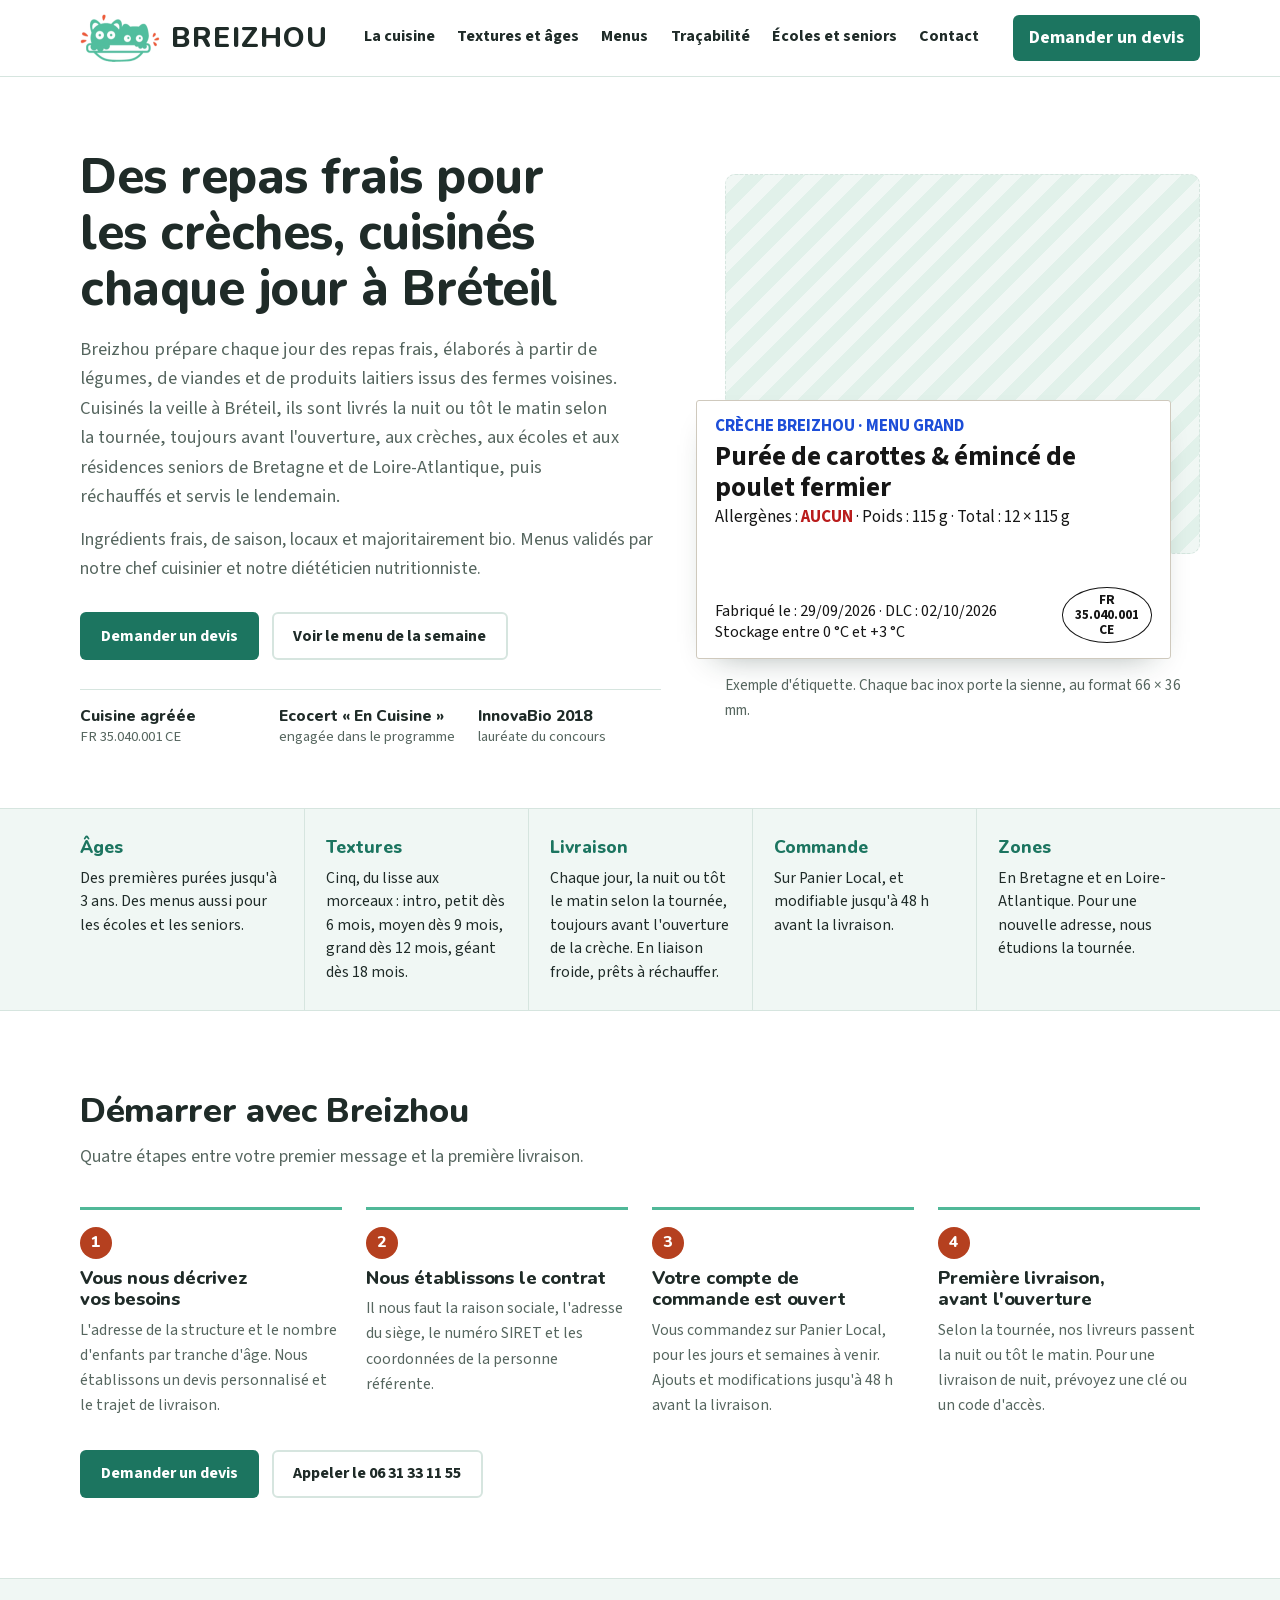
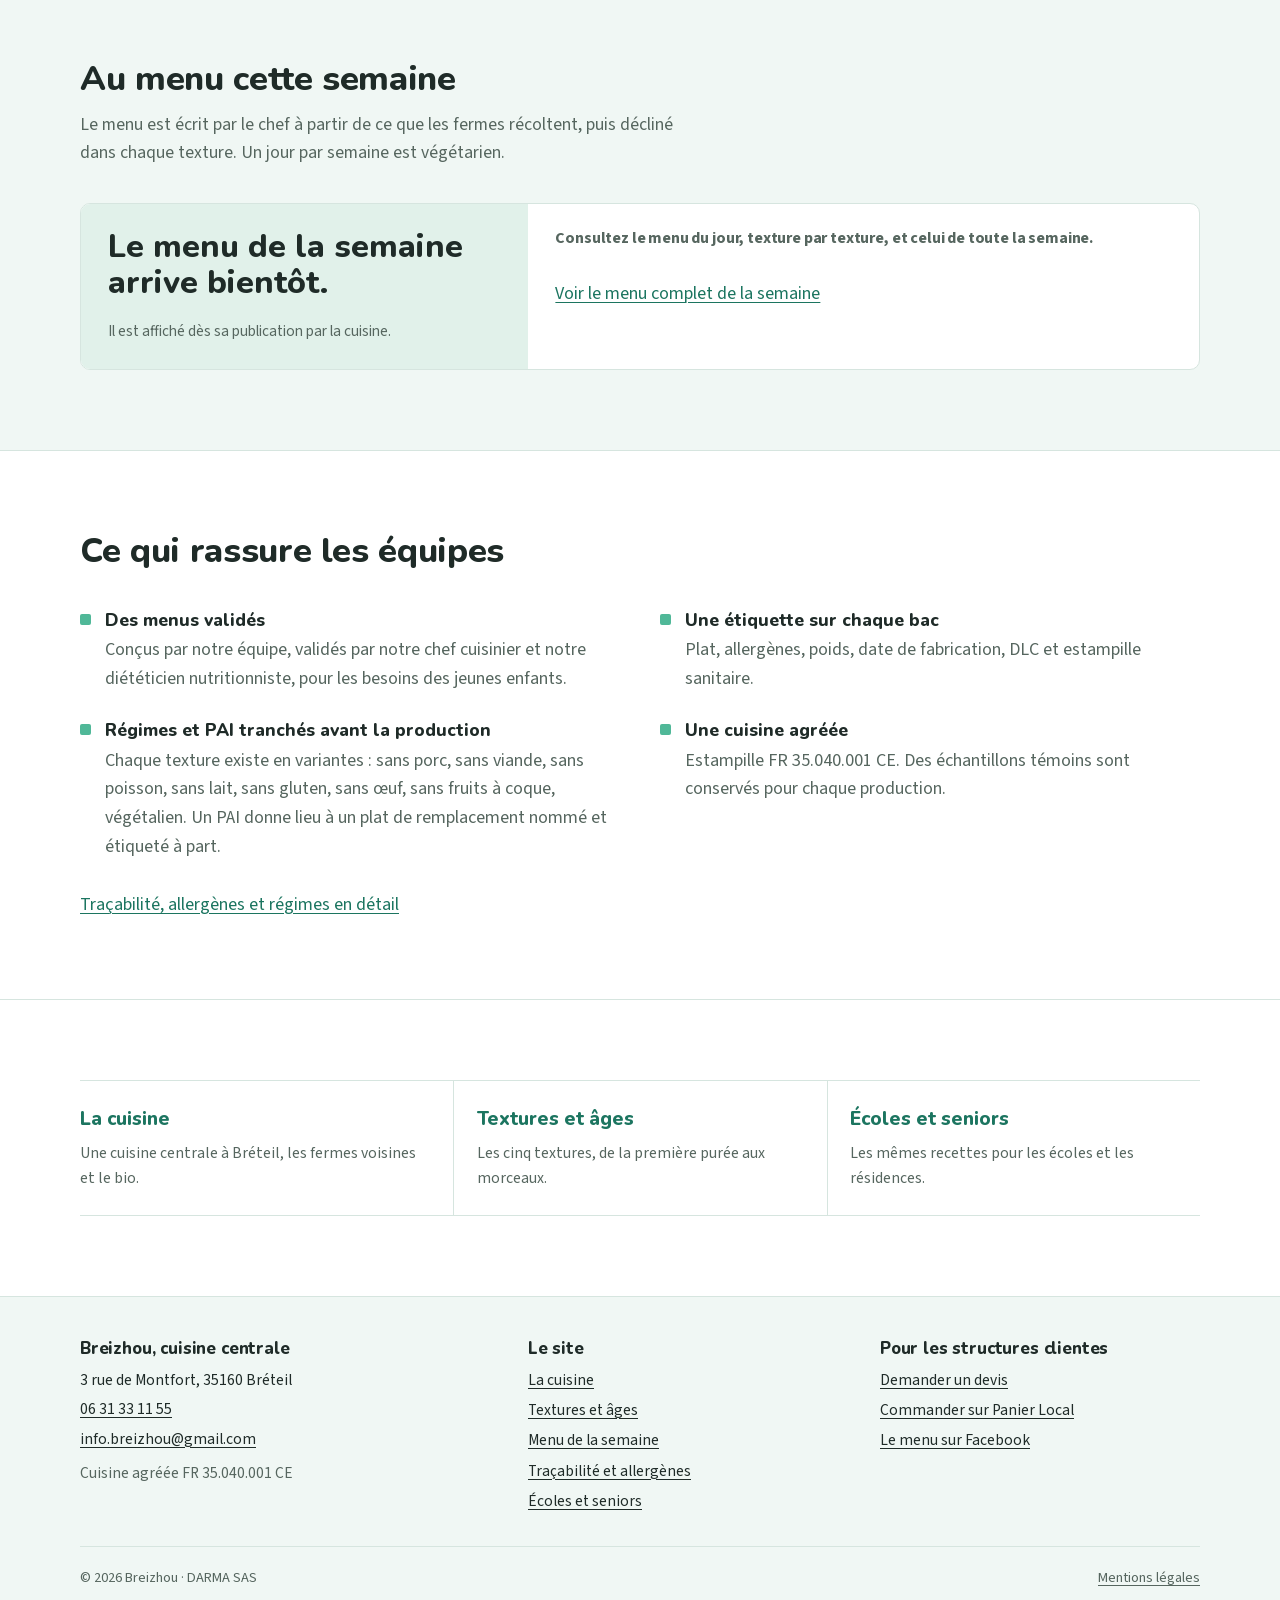
<file: index.html>
<!doctype html>
<html lang="fr">
<head>
<meta charset="utf-8">
<meta name="viewport" content="width=device-width, initial-scale=1">
<meta name="color-scheme" content="light only">
<title>Breizhou — Repas frais pour crèches, cuisinés à Bréteil</title>
<meta name="description" content="Cuisine centrale à Bréteil (Ille-et-Vilaine) : repas frais, locaux et majoritairement bio, livrés chaque jour en liaison froide aux crèches et micro-crèches, en cinq textures selon l'âge.">
<link rel="canonical" href="https://breizhou.fr/">
<meta property="og:type" content="website">
<meta property="og:site_name" content="Breizhou">
<meta property="og:title" content="Breizhou — Repas frais pour crèches, cuisinés à Bréteil">
<meta property="og:description" content="Cuisine centrale à Bréteil (Ille-et-Vilaine) : repas frais, locaux et majoritairement bio, livrés chaque jour en liaison froide aux crèches et micro-crèches, en cinq textures selon l'âge.">
<meta property="og:url" content="https://breizhou.fr/">
<meta property="og:locale" content="fr_FR">
<meta property="og:image" content="https://breizhou.fr/assets/partage.png">
<meta property="og:image:width" content="1200">
<meta property="og:image:height" content="630">
<meta property="og:image:alt" content="Breizhou : des repas frais pour les crèches, cuisinés chaque jour à Bréteil">
<meta name="twitter:card" content="summary_large_image">
<script type="application/ld+json">{"@context": "https://schema.org", "@type": "LocalBusiness", "name": "Breizhou", "description": "Cuisine centrale à Bréteil : repas frais, locaux et majoritairement bio, livrés chaque jour en liaison froide aux crèches, aux écoles et aux résidences seniors.", "url": "https://breizhou.fr/", "logo": "https://breizhou.fr/assets/logo-complet.png", "image": "https://breizhou.fr/assets/partage.png", "telephone": "+33631331155", "email": "info.breizhou@gmail.com", "address": {"@type": "PostalAddress", "streetAddress": "3 rue de Montfort", "postalCode": "35160", "addressLocality": "Bréteil", "addressCountry": "FR"}, "areaServed": [{"@type": "AdministrativeArea", "name": "Côtes-d'Armor"}, {"@type": "AdministrativeArea", "name": "Finistère"}, {"@type": "AdministrativeArea", "name": "Ille-et-Vilaine"}, {"@type": "AdministrativeArea", "name": "Morbihan"}, {"@type": "AdministrativeArea", "name": "Loire-Atlantique"}], "parentOrganization": {"@type": "Organization", "name": "DARMA SAS"}, "sameAs": ["https://www.facebook.com/BBbreizhou/"]}</script>
<meta name="theme-color" content="#1C7560">
<link rel="icon" href="/assets/icone-64.png" sizes="64x64">
<link rel="apple-touch-icon" href="/assets/icone-180.png">
<link rel="preload" href="/assets/polices/sourcesans3.woff2" as="font" type="font/woff2" crossorigin>
<link rel="preload" href="/assets/polices/nunito.woff2" as="font" type="font/woff2" crossorigin>
<link rel="stylesheet" href="/assets/polices/polices.css">
<link rel="stylesheet" href="/assets/site.css">
<script>document.documentElement.classList.add('js')</script>
<script src="/assets/site.js" defer></script>
</head>
<body>
<a class="lien-evitement" href="#contenu">Aller au contenu</a>

<header class="site-header">
  <div class="wrap nav">
    <a class="marque" href="/" aria-label="Breizhou, accueil">
      <img src="/assets/pictogramme.png" width="80" height="48" alt="">
      <span>Breizhou</span>
    </a>
    <nav class="menu-nav" id="menu" aria-label="Pages du site">
      <ul>
          <li class="nav-accueil"><a href="/" aria-current="page">Accueil</a></li>
          <li><a href="/la-cuisine/">La cuisine</a></li>
          <li><a href="/textures/">Textures et âges</a></li>
          <li><a href="/menus/">Menus</a></li>
          <li><a href="/tracabilite/">Traçabilité</a></li>
          <li><a href="/ecoles-seniors/">Écoles et seniors</a></li>
          <li><a href="/contact/">Contact</a></li>
      </ul>
    </nav>
    <a class="btn-devis" href="/contact/">Demander un devis</a>
  </div>
</header>

<main id="contenu" tabindex="-1">
<section class="ouverture">
  <div class="wrap ouverture-grille">
    <div>
      <h1>Des repas frais pour les crèches, cuisinés chaque jour à Bréteil</h1>
      <p class="chapeau">Breizhou prépare chaque jour des repas frais, élaborés à partir de légumes, de viandes et de produits laitiers issus des fermes voisines. Cuisinés la veille à Bréteil, ils sont livrés la nuit ou tôt le matin selon la tournée, toujours avant l'ouverture, aux crèches, aux écoles et aux résidences seniors de Bretagne et de Loire-Atlantique, puis réchauffés et servis le lendemain.</p>
      <p class="doux" style="margin-top:.9rem">Ingrédients frais, de saison, locaux et majoritairement bio. Menus validés par notre chef cuisinier et notre diététicien nutritionniste.</p>
      <div class="actions">
        <a class="btn btn-plein" href="/contact/">Demander un devis</a>
        <a class="btn btn-trait" href="/menus/">Voir le menu de la semaine</a>
      </div>
      <ul class="preuves" aria-label="Garanties">
        <li><b>Cuisine agréée</b> FR 35.040.001 CE</li>
        <li><b>Ecocert « En Cuisine »</b> engagée dans le programme</li>
        <li><b>InnovaBio 2018</b> lauréate du concours</li>
      </ul>
    </div>

    <div>
      <div class="visuel">
        <figure class="photo photo-attente" data-photo="images/cuisine.jpg" role="img" aria-label="La cuisine de Breizhou à Bréteil"><span>La cuisine de Breizhou à Bréteil</span></figure>
        <figure class="etiquette-scene">
          <div class="etiquette" role="img" aria-label="Exemple d'étiquette de traçabilité : client, plat, allergènes, poids, date de fabrication, DLC, température de stockage et estampille sanitaire">
            <div>
              <div class="e-client">CRÈCHE BREIZHOU · MENU GRAND</div>
              <div class="e-plat">Purée de carottes &amp; émincé de poulet fermier</div>
              <div class="e-ligne">Allergènes : <b>AUCUN</b> · Poids : 115 g · Total : 12 × 115 g</div>
            </div>
            <div></div>
            <div class="e-pied">
              <div>Fabriqué le : 29/09/2026 · DLC : 02/10/2026<br>Stockage entre 0 °C et +3 °C</div>
              <div class="e-estampille">FR<br>35.040.001<br>CE</div>
            </div>
          </div>
          <figcaption>Exemple d'étiquette. Chaque bac inox porte la sienne, au format 66 × 36 mm.</figcaption>
        </figure>
      </div>
      <p class="visuel-legende">Exemple d'étiquette. Chaque bac inox porte la sienne, au format 66 × 36 mm.</p>
    </div>
  </div>
</section>

<section class="essentiel" aria-labelledby="t-essentiel">
  <div class="wrap">
    <h2 class="sr" id="t-essentiel">L'essentiel pour une structure d'accueil</h2>
    <dl>
      <div>
        <dt>Âges</dt>
        <dd>Des premières purées jusqu'à 3 ans. Des menus aussi pour les écoles et les seniors.</dd>
      </div>
      <div>
        <dt>Textures</dt>
        <dd>Cinq, du lisse aux morceaux : intro, petit dès 6 mois, moyen dès 9 mois, grand dès 12 mois, géant dès 18 mois.</dd>
      </div>
      <div>
        <dt>Livraison</dt>
        <dd>Chaque jour, la nuit ou tôt le matin selon la tournée, toujours avant l'ouverture de la crèche. En liaison froide, prêts à réchauffer.</dd>
      </div>
      <div>
        <dt>Commande</dt>
        <dd>Sur Panier Local, et modifiable jusqu'à 48 h avant la livraison.</dd>
      </div>
      <div>
        <dt>Zones</dt>
        <dd>En Bretagne et en Loire-Atlantique. Pour une nouvelle adresse, nous étudions la tournée.</dd>
      </div>
    </dl>
  </div>
</section>

<section class="section" aria-labelledby="t-demarrer">
  <div class="wrap">
    <div class="tete-section">
      <h2 id="t-demarrer">Démarrer avec Breizhou</h2>
      <p>Quatre étapes entre votre premier message et la première livraison.</p>
    </div>
    <ol class="etapes">
      <li>
        <h3>Vous nous décrivez vos besoins</h3>
        <p>L'adresse de la structure et le nombre d'enfants par tranche d'âge. Nous établissons un devis personnalisé et le trajet de livraison.</p>
      </li>
      <li>
        <h3>Nous établissons le contrat</h3>
        <p>Il nous faut la raison sociale, l'adresse du siège, le numéro SIRET et les coordonnées de la personne référente.</p>
      </li>
      <li>
        <h3>Votre compte de commande est ouvert</h3>
        <p>Vous commandez sur Panier Local, pour les jours et semaines à venir. Ajouts et modifications jusqu'à 48 h avant la livraison.</p>
      </li>
      <li>
        <h3>Première livraison, avant l'ouverture</h3>
        <p>Selon la tournée, nos livreurs passent la nuit ou tôt le matin. Pour une livraison de nuit, prévoyez une clé ou un code d'accès.</p>
      </li>
    </ol>
    <div class="actions apres-etapes">
      <a class="btn btn-plein" href="/contact/">Demander un devis</a>
      <a class="btn btn-trait" href="tel:+33631331155">Appeler le 06 31 33 11 55</a>
    </div>
  </div>
</section>

<section class="section section-teinte" aria-labelledby="t-menu">
  <div class="wrap">
    <div class="tete-section">
      <h2 id="t-menu">Au menu cette semaine</h2>
      <p>Le menu est écrit par le chef à partir de ce que les fermes récoltent, puis décliné dans chaque texture. Un jour par semaine est végétarien.</p>
    </div>
    <div class="encart-menu" id="encart-menu">
      <div class="em-date">
        <p class="em-jour">Le menu de la semaine</p>
        <p class="em-sous">Toutes les textures, du lundi au vendredi</p>
      </div>
      <div class="em-plats">
        <h3>Consultez le menu du jour, texture par texture, et celui de toute la semaine.</h3>
        <ul hidden></ul>
        <p class="em-lien"><a href="/menus/">Voir le menu complet de la semaine</a></p>
      </div>
    </div>
  </div>
</section>

<section class="section" aria-labelledby="t-garanties">
  <div class="wrap">
    <div class="tete-section">
      <h2 id="t-garanties">Ce qui rassure les équipes</h2>
    </div>
    <ul class="garanties">
      <li><div><b>Des menus validés</b><span>Conçus par notre équipe, validés par notre chef cuisinier et notre diététicien nutritionniste, pour les besoins des jeunes enfants.</span></div></li>
      <li><div><b>Une étiquette sur chaque bac</b><span>Plat, allergènes, poids, date de fabrication, DLC et estampille sanitaire.</span></div></li>
      <li><div><b>Régimes et PAI tranchés avant la production</b><span>Chaque texture existe en variantes : sans porc, sans viande, sans poisson, sans lait, sans gluten, sans œuf, sans fruits à coque, végétalien. Un PAI donne lieu à un plat de remplacement nommé et étiqueté à part.</span></div></li>
      <li><div><b>Une cuisine agréée</b><span>Estampille FR 35.040.001 CE. Des échantillons témoins sont conservés pour chaque production.</span></div></li>
    </ul>
    <p style="margin-top:1.8rem"><a href="/tracabilite/">Traçabilité, allergènes et régimes en détail</a></p>
  </div>
</section>

<section class="section" aria-label="Pour aller plus loin">
  <div class="wrap">
    <nav class="renvois" aria-label="Autres pages">
      <a href="/la-cuisine/"><b>La cuisine</b><span>Une cuisine centrale à Bréteil, les fermes voisines et le bio.</span></a>
      <a href="/textures/"><b>Textures et âges</b><span>Les cinq textures, de la première purée aux morceaux.</span></a>
      <a href="/ecoles-seniors/"><b>Écoles et seniors</b><span>Les mêmes recettes pour les écoles et les résidences.</span></a>
    </nav>
  </div>
</section>
</main>

<footer class="site-footer">
  <div class="wrap">
    <div class="pied-grille">
      <div>
        <h2>Breizhou, cuisine centrale</h2>
        <address>
          <span>3 rue de Montfort, 35160 Bréteil</span>
          <a href="tel:+33631331155">06 31 33 11 55</a>
          <a href="mailto:info.breizhou@gmail.com">info.breizhou@gmail.com</a>
        </address>
        <p class="doux" style="margin-top:.6rem">Cuisine agréée FR 35.040.001 CE</p>
      </div>
      <div>
        <h2>Le site</h2>
        <ul>
          <li><a href="/la-cuisine/">La cuisine</a></li>
          <li><a href="/textures/">Textures et âges</a></li>
          <li><a href="/menus/">Menu de la semaine</a></li>
          <li><a href="/tracabilite/">Traçabilité et allergènes</a></li>
          <li><a href="/ecoles-seniors/">Écoles et seniors</a></li>
        </ul>
      </div>
      <div>
        <h2>Pour les structures clientes</h2>
        <ul>
          <li><a href="/contact/">Demander un devis</a></li>
          <li><a href="https://breizhou.panierlocal.org/" rel="noopener">Commander sur Panier Local</a></li>
          <li><a href="https://www.facebook.com/BBbreizhou/" rel="noopener">Le menu sur Facebook</a></li>
        </ul>
      </div>
    </div>
    <div class="pied-bas">
      <p>© 2026 Breizhou · DARMA SAS</p>
      <p><a href="/mentions-legales/">Mentions légales</a></p>
    </div>
  </div>
</footer>
</body>
</html>
</file>
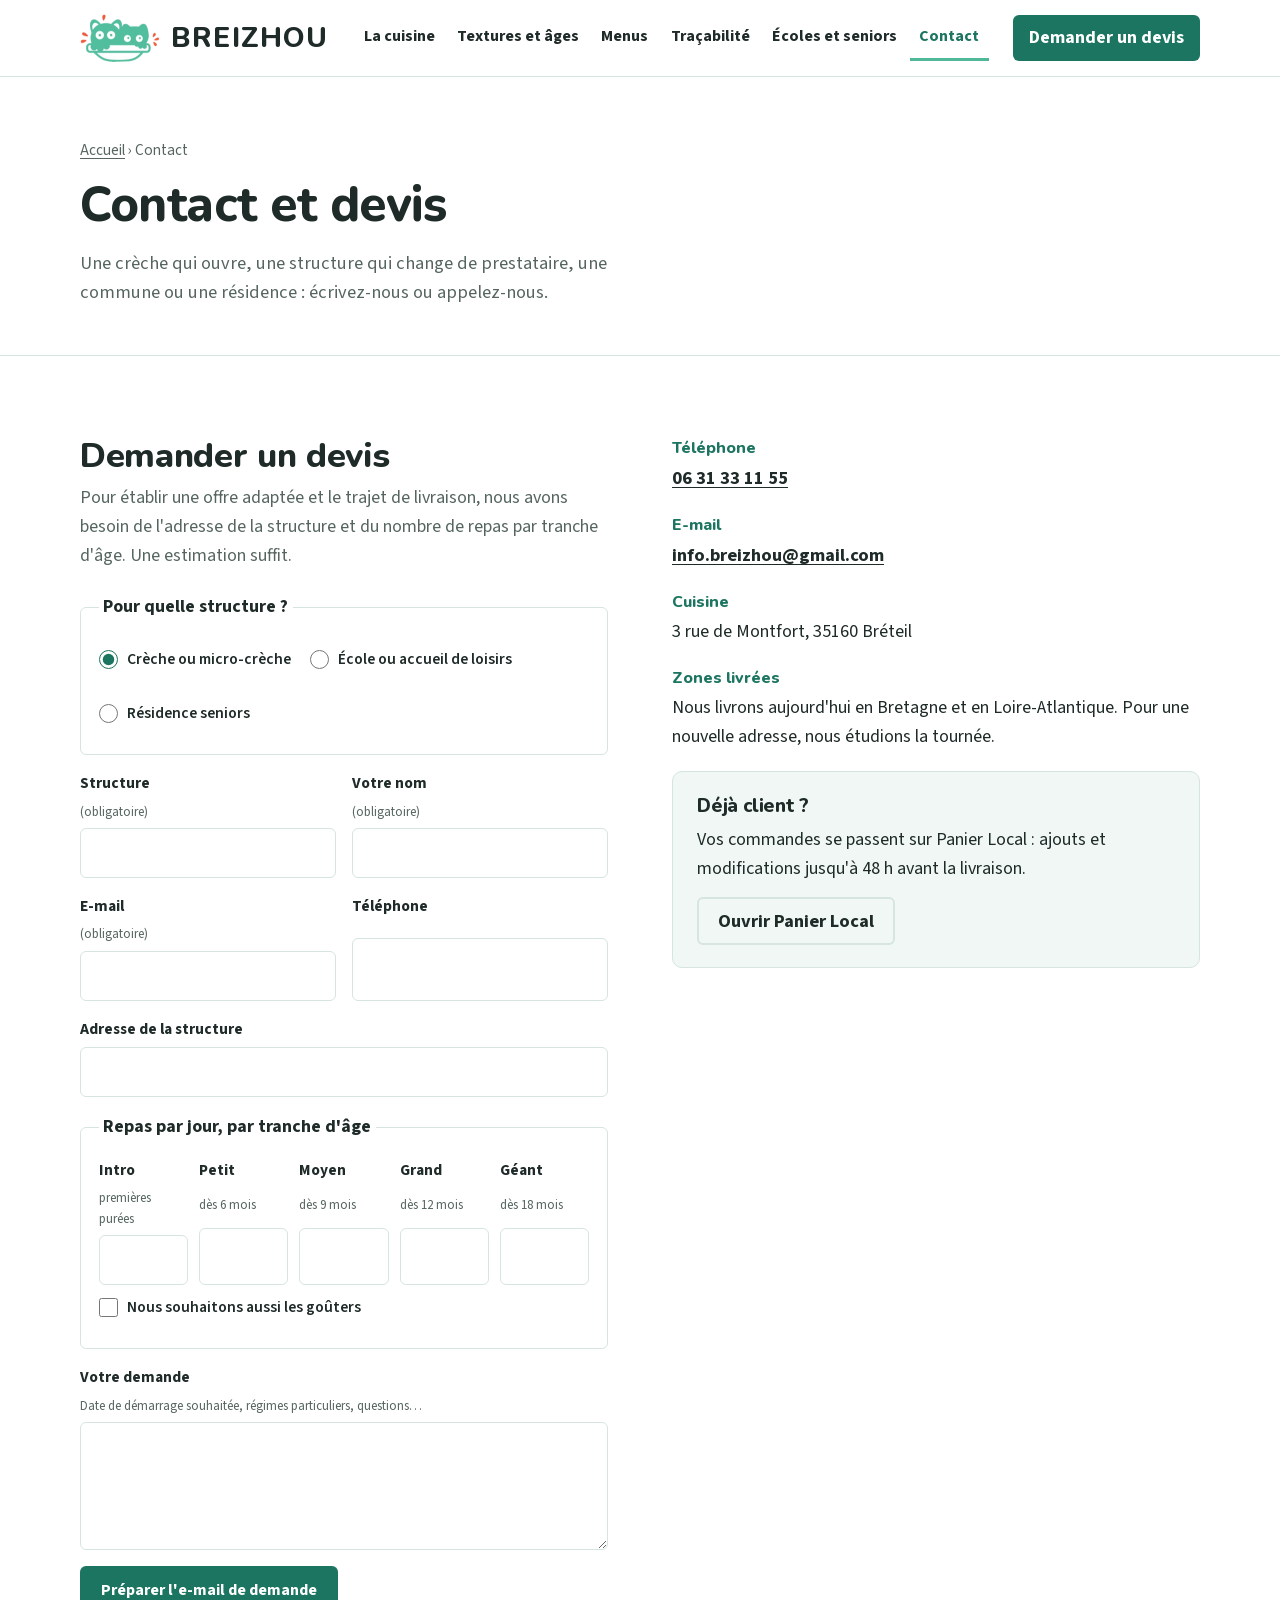
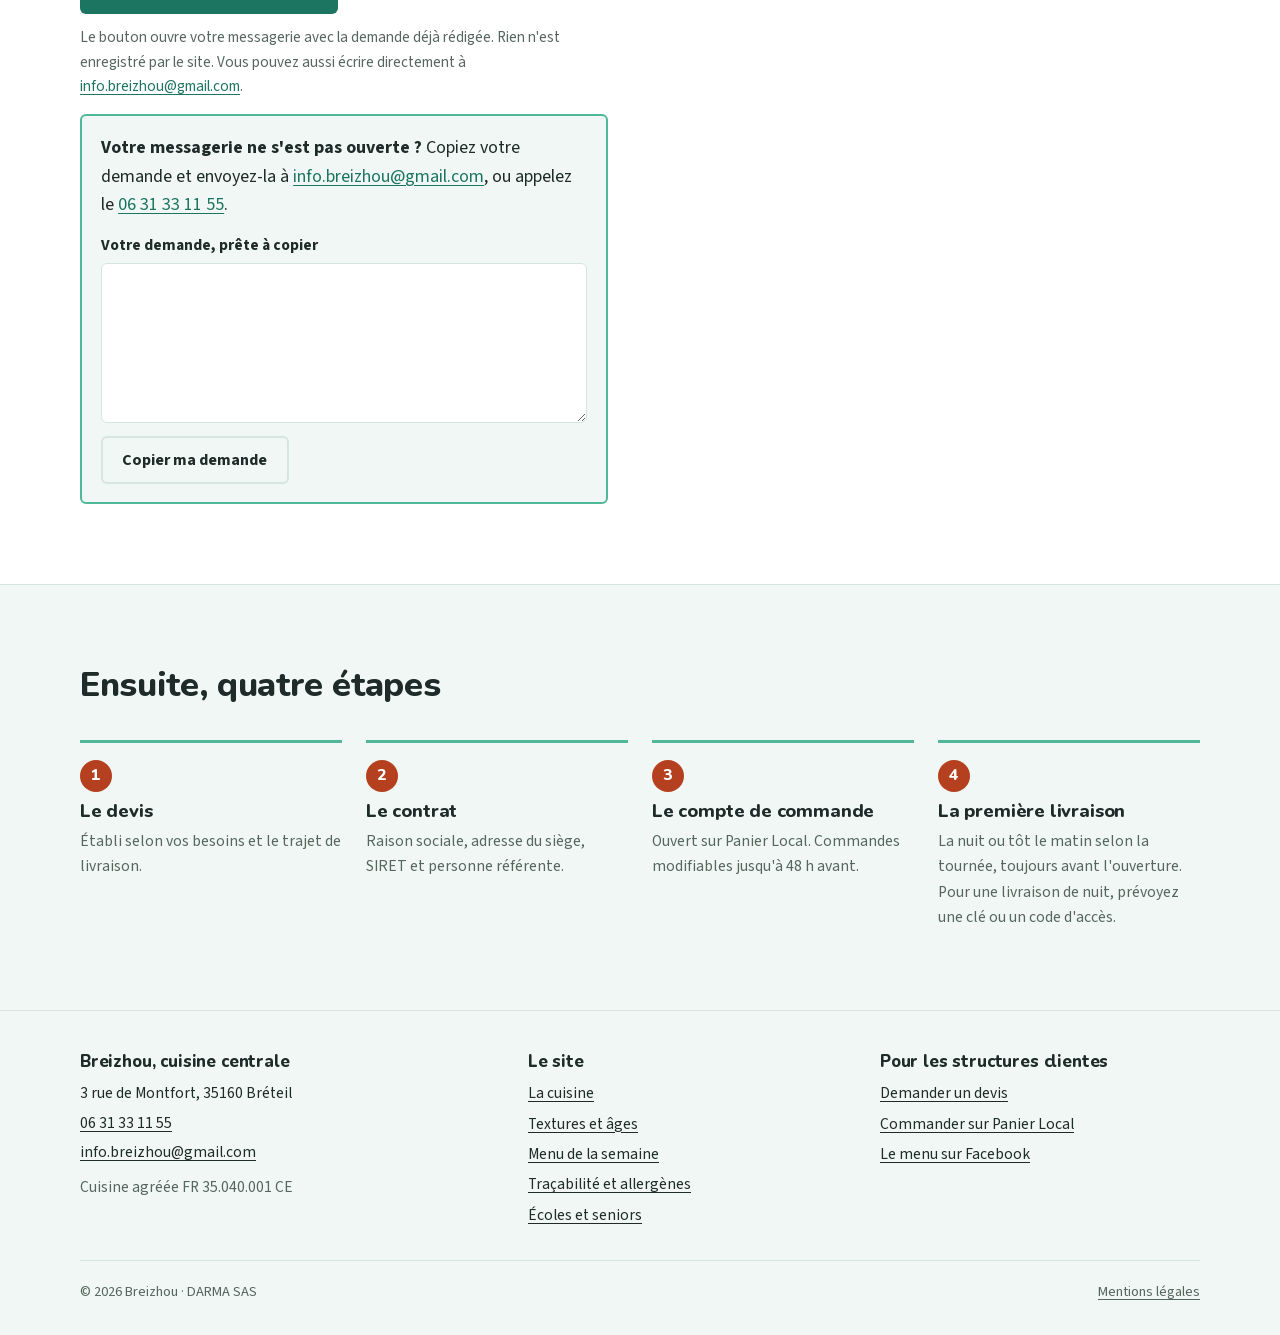
<file: contact/index.html>
<!doctype html>
<html lang="fr">
<head>
<meta charset="utf-8">
<meta name="viewport" content="width=device-width, initial-scale=1">
<meta name="color-scheme" content="light only">
<title>Contact et devis — Breizhou</title>
<meta name="description" content="Demander un devis pour une crèche, une école ou une résidence : 06 31 33 11 55, info.breizhou@gmail.com. Commandes sur Panier Local, jusqu'à 48 h avant la livraison.">
<link rel="canonical" href="https://breizhou.fr/contact/">
<meta property="og:type" content="website">
<meta property="og:site_name" content="Breizhou">
<meta property="og:title" content="Contact et devis — Breizhou">
<meta property="og:description" content="Demander un devis pour une crèche, une école ou une résidence : 06 31 33 11 55, info.breizhou@gmail.com. Commandes sur Panier Local, jusqu'à 48 h avant la livraison.">
<meta property="og:url" content="https://breizhou.fr/contact/">
<meta property="og:locale" content="fr_FR">
<meta property="og:image" content="https://breizhou.fr/assets/partage.png">
<meta property="og:image:width" content="1200">
<meta property="og:image:height" content="630">
<meta property="og:image:alt" content="Breizhou : des repas frais pour les crèches, cuisinés chaque jour à Bréteil">
<meta name="twitter:card" content="summary_large_image">
<meta name="theme-color" content="#1C7560">
<link rel="icon" href="/assets/icone-64.png" sizes="64x64">
<link rel="apple-touch-icon" href="/assets/icone-180.png">
<link rel="preload" href="/assets/polices/sourcesans3.woff2" as="font" type="font/woff2" crossorigin>
<link rel="preload" href="/assets/polices/nunito.woff2" as="font" type="font/woff2" crossorigin>
<link rel="stylesheet" href="/assets/polices/polices.css">
<link rel="stylesheet" href="/assets/site.css">
<script>document.documentElement.classList.add('js')</script>
<script src="/assets/site.js" defer></script>
</head>
<body>
<a class="lien-evitement" href="#contenu">Aller au contenu</a>

<header class="site-header">
  <div class="wrap nav">
    <a class="marque" href="/" aria-label="Breizhou, accueil">
      <img src="/assets/pictogramme.png" width="80" height="48" alt="">
      <span>Breizhou</span>
    </a>
    <nav class="menu-nav" id="menu" aria-label="Pages du site">
      <ul>
          <li class="nav-accueil"><a href="/">Accueil</a></li>
          <li><a href="/la-cuisine/">La cuisine</a></li>
          <li><a href="/textures/">Textures et âges</a></li>
          <li><a href="/menus/">Menus</a></li>
          <li><a href="/tracabilite/">Traçabilité</a></li>
          <li><a href="/ecoles-seniors/">Écoles et seniors</a></li>
          <li><a href="/contact/" aria-current="page">Contact</a></li>
      </ul>
    </nav>
    <a class="btn-devis" href="/contact/">Demander un devis</a>
  </div>
</header>

<main id="contenu" tabindex="-1">
<section class="ouverture-page">
  <div class="wrap">
    <p class="fil"><a href="/">Accueil</a> › Contact</p>
    <h1>Contact et devis</h1>
    <p class="chapeau">Une crèche qui ouvre, une structure qui change de prestataire, une commune ou une résidence : écrivez-nous ou appelez-nous.</p>
  </div>
</section>

<section class="section">
  <div class="wrap">
    <div class="deux-col">
      <div>
        <h2>Demander un devis</h2>
        <p class="doux" style="margin:.5rem 0 1.4rem">Pour établir une offre adaptée et le trajet de livraison, nous avons besoin de l'adresse de la structure et du nombre de repas par tranche d'âge. Une estimation suffit.</p>
        <form class="devis" id="form-devis" action="mailto:info.breizhou@gmail.com" method="post" enctype="text/plain">
          <fieldset class="publics">
            <legend>Pour quelle structure ?</legend>
            <div class="choix-public">
              <label class="radio"><input type="radio" name="public" value="Crèche ou micro-crèche" checked> Crèche ou micro-crèche</label>
              <label class="radio"><input type="radio" name="public" value="École ou accueil de loisirs"> École ou accueil de loisirs</label>
              <label class="radio"><input type="radio" name="public" value="Résidence seniors"> Résidence seniors</label>
            </div>
          </fieldset>
          <div class="champs-form">
            <label>Structure <small>(obligatoire)</small><input name="structure" autocomplete="organization" required></label>
            <label>Votre nom <small>(obligatoire)</small><input name="nom" autocomplete="name" required></label>
            <label>E-mail <small>(obligatoire)</small><input name="email" type="email" autocomplete="email" required></label>
            <label>Téléphone<input name="tel" type="tel" autocomplete="tel"></label>
          </div>
          <label>Adresse de la structure<input name="adresse" autocomplete="street-address"></label>
          <fieldset data-public="Crèche ou micro-crèche">
            <legend>Repas par jour, par tranche d'âge</legend>
            <div class="ages">
              <label>Intro<small>premières purées</small><input name="intro" inputmode="numeric"></label>
              <label>Petit<small>dès 6 mois</small><input name="petit" inputmode="numeric"></label>
              <label>Moyen<small>dès 9 mois</small><input name="moyen" inputmode="numeric"></label>
              <label>Grand<small>dès 12 mois</small><input name="grand" inputmode="numeric"></label>
              <label>Géant<small>dès 18 mois</small><input name="geant" inputmode="numeric"></label>
            </div>
            <label class="case"><input type="checkbox" name="gouters" value="oui"> Nous souhaitons aussi les goûters</label>
          </fieldset>
          <fieldset data-public="École ou accueil de loisirs">
            <legend>Repas par jour</legend>
            <div class="ages trois">
              <label>Maternelle<input name="maternelle" inputmode="numeric"></label>
              <label>Élémentaire<input name="elementaire" inputmode="numeric"></label>
              <label>Adultes<input name="adultes" inputmode="numeric"></label>
            </div>
          </fieldset>
          <fieldset data-public="Résidence seniors">
            <legend>Repas par jour</legend>
            <div class="ages trois">
              <label>Nombre de repas<input name="repas_seniors" inputmode="numeric"></label>
            </div>
          </fieldset>
          <label>Votre demande<small>Date de démarrage souhaitée, régimes particuliers, questions…</small><textarea name="message"></textarea></label>
          <div>
            <button class="btn btn-plein" type="submit">Préparer l'e-mail de demande</button>
            <p class="note" style="margin-top:.7rem">Le bouton ouvre votre messagerie avec la demande déjà rédigée. Rien n'est enregistré par le site. Vous pouvez aussi écrire directement à <a href="mailto:info.breizhou@gmail.com">info.breizhou@gmail.com</a>.</p>
          </div>
          <div class="repli" id="repli" hidden>
            <p><b>Votre messagerie ne s'est pas ouverte ?</b> Copiez votre demande et envoyez-la à <a href="mailto:info.breizhou@gmail.com">info.breizhou@gmail.com</a>, ou appelez le <a href="tel:+33631331155">06 31 33 11 55</a>.</p>
            <label>Votre demande, prête à copier<textarea id="demande-texte" readonly></textarea></label>
            <div class="actions"><button class="btn btn-trait" type="button" id="copier">Copier ma demande</button><span class="note" id="copie-etat" role="status"></span></div>
          </div>
        </form>
      </div>
      <div class="coordonnees">
        <div><b>Téléphone</b><a href="tel:+33631331155">06 31 33 11 55</a></div>
        <div><b>E-mail</b><a href="mailto:info.breizhou@gmail.com">info.breizhou@gmail.com</a></div>
        <div><b>Cuisine</b><span>3 rue de Montfort, 35160 Bréteil</span></div>
        <div><b>Zones livrées</b><span>Nous livrons aujourd'hui en Bretagne et en Loire-Atlantique. Pour une nouvelle adresse, nous étudions la tournée.</span></div>
        <div class="encadre">
          <h2 style="font-size:1.2rem">Déjà client ?</h2>
          <p>Vos commandes se passent sur Panier Local : ajouts et modifications jusqu'à 48 h avant la livraison.</p>
          <p style="margin-top:.8rem"><a class="btn btn-trait" href="https://breizhou.panierlocal.org/" rel="noopener">Ouvrir Panier Local</a></p>
        </div>
      </div>
    </div>
  </div>
</section>

<section class="section section-teinte">
  <div class="wrap">
    <div class="tete-section">
      <h2>Ensuite, quatre étapes</h2>
    </div>
    <ol class="etapes">
      <li><h3>Le devis</h3><p>Établi selon vos besoins et le trajet de livraison.</p></li>
      <li><h3>Le contrat</h3><p>Raison sociale, adresse du siège, SIRET et personne référente.</p></li>
      <li><h3>Le compte de commande</h3><p>Ouvert sur Panier Local. Commandes modifiables jusqu'à 48 h avant.</p></li>
      <li><h3>La première livraison</h3><p>La nuit ou tôt le matin selon la tournée, toujours avant l'ouverture. Pour une livraison de nuit, prévoyez une clé ou un code d'accès.</p></li>
    </ol>
  </div>
</section>

<script>
  (function () {
    var f = document.getElementById('form-devis');
    var blocs = f.querySelectorAll('fieldset[data-public]');
    var montrer = function () {
      var choix = (f.querySelector('input[name=public]:checked') || {}).value;
      blocs.forEach(function (b) { var ok = b.getAttribute('data-public') === choix; b.hidden = !ok; b.disabled = !ok; });
    };
    f.querySelectorAll('input[name=public]').forEach(function (r) { r.addEventListener('change', montrer); });
    montrer();

    f.addEventListener('submit', function (e) {
      e.preventDefault();
      if (!f.reportValidity()) return;
      var d = new FormData(f), l = [];
      l.push('Structure : ' + d.get('public') + (d.get('structure') ? ', ' + d.get('structure') : ''));
      [['nom', 'Nom'], ['email', 'E-mail'], ['tel', 'Téléphone'], ['adresse', 'Adresse']].forEach(function (c) { if (d.get(c[0])) l.push(c[1] + ' : ' + d.get(c[0])); });
      var nombres = [['intro', 'Intro'], ['petit', 'Petit'], ['moyen', 'Moyen'], ['grand', 'Grand'], ['geant', 'Géant'],
        ['maternelle', 'Maternelle'], ['elementaire', 'Élémentaire'], ['adultes', 'Adultes'], ['repas_seniors', 'Repas']]
        .filter(function (a) { return d.get(a[0]); }).map(function (a) { return a[1] + ' ' + d.get(a[0]); });
      if (nombres.length) l.push('Repas par jour : ' + nombres.join(', '));
      if (d.get('gouters')) l.push('Goûters : oui');
      if (d.get('message')) l.push('', d.get('message'));
      var sujet = 'Demande de devis : ' + (d.get('structure') || d.get('public'));
      var texte = l.join('\n');
      document.getElementById('demande-texte').value = 'Objet : ' + sujet + '\n\n' + texte;
      document.getElementById('repli').hidden = false;
      location.href = 'mailto:info.breizhou@gmail.com?subject=' + encodeURIComponent(sujet) + '&body=' + encodeURIComponent(texte);
    });

    document.getElementById('copier').addEventListener('click', function () {
      var t = document.getElementById('demande-texte'), etat = document.getElementById('copie-etat');
      var fini = function () { etat.textContent = 'Demande copiée. Collez-la dans un e-mail à info.breizhou@gmail.com.'; };
      if (navigator.clipboard && navigator.clipboard.writeText) {
        navigator.clipboard.writeText(t.value).then(fini, function () { t.select(); etat.textContent = 'Texte sélectionné : faites Copier.'; });
      } else { t.select(); etat.textContent = 'Texte sélectionné : faites Copier.'; }
    });
  })();
</script>
</main>

<footer class="site-footer">
  <div class="wrap">
    <div class="pied-grille">
      <div>
        <h2>Breizhou, cuisine centrale</h2>
        <address>
          <span>3 rue de Montfort, 35160 Bréteil</span>
          <a href="tel:+33631331155">06 31 33 11 55</a>
          <a href="mailto:info.breizhou@gmail.com">info.breizhou@gmail.com</a>
        </address>
        <p class="doux" style="margin-top:.6rem">Cuisine agréée FR 35.040.001 CE</p>
      </div>
      <div>
        <h2>Le site</h2>
        <ul>
          <li><a href="/la-cuisine/">La cuisine</a></li>
          <li><a href="/textures/">Textures et âges</a></li>
          <li><a href="/menus/">Menu de la semaine</a></li>
          <li><a href="/tracabilite/">Traçabilité et allergènes</a></li>
          <li><a href="/ecoles-seniors/">Écoles et seniors</a></li>
        </ul>
      </div>
      <div>
        <h2>Pour les structures clientes</h2>
        <ul>
          <li><a href="/contact/">Demander un devis</a></li>
          <li><a href="https://breizhou.panierlocal.org/" rel="noopener">Commander sur Panier Local</a></li>
          <li><a href="https://www.facebook.com/BBbreizhou/" rel="noopener">Le menu sur Facebook</a></li>
        </ul>
      </div>
    </div>
    <div class="pied-bas">
      <p>© 2026 Breizhou · DARMA SAS</p>
      <p><a href="/mentions-legales/">Mentions légales</a></p>
    </div>
  </div>
</footer>
</body>
</html>
</file>
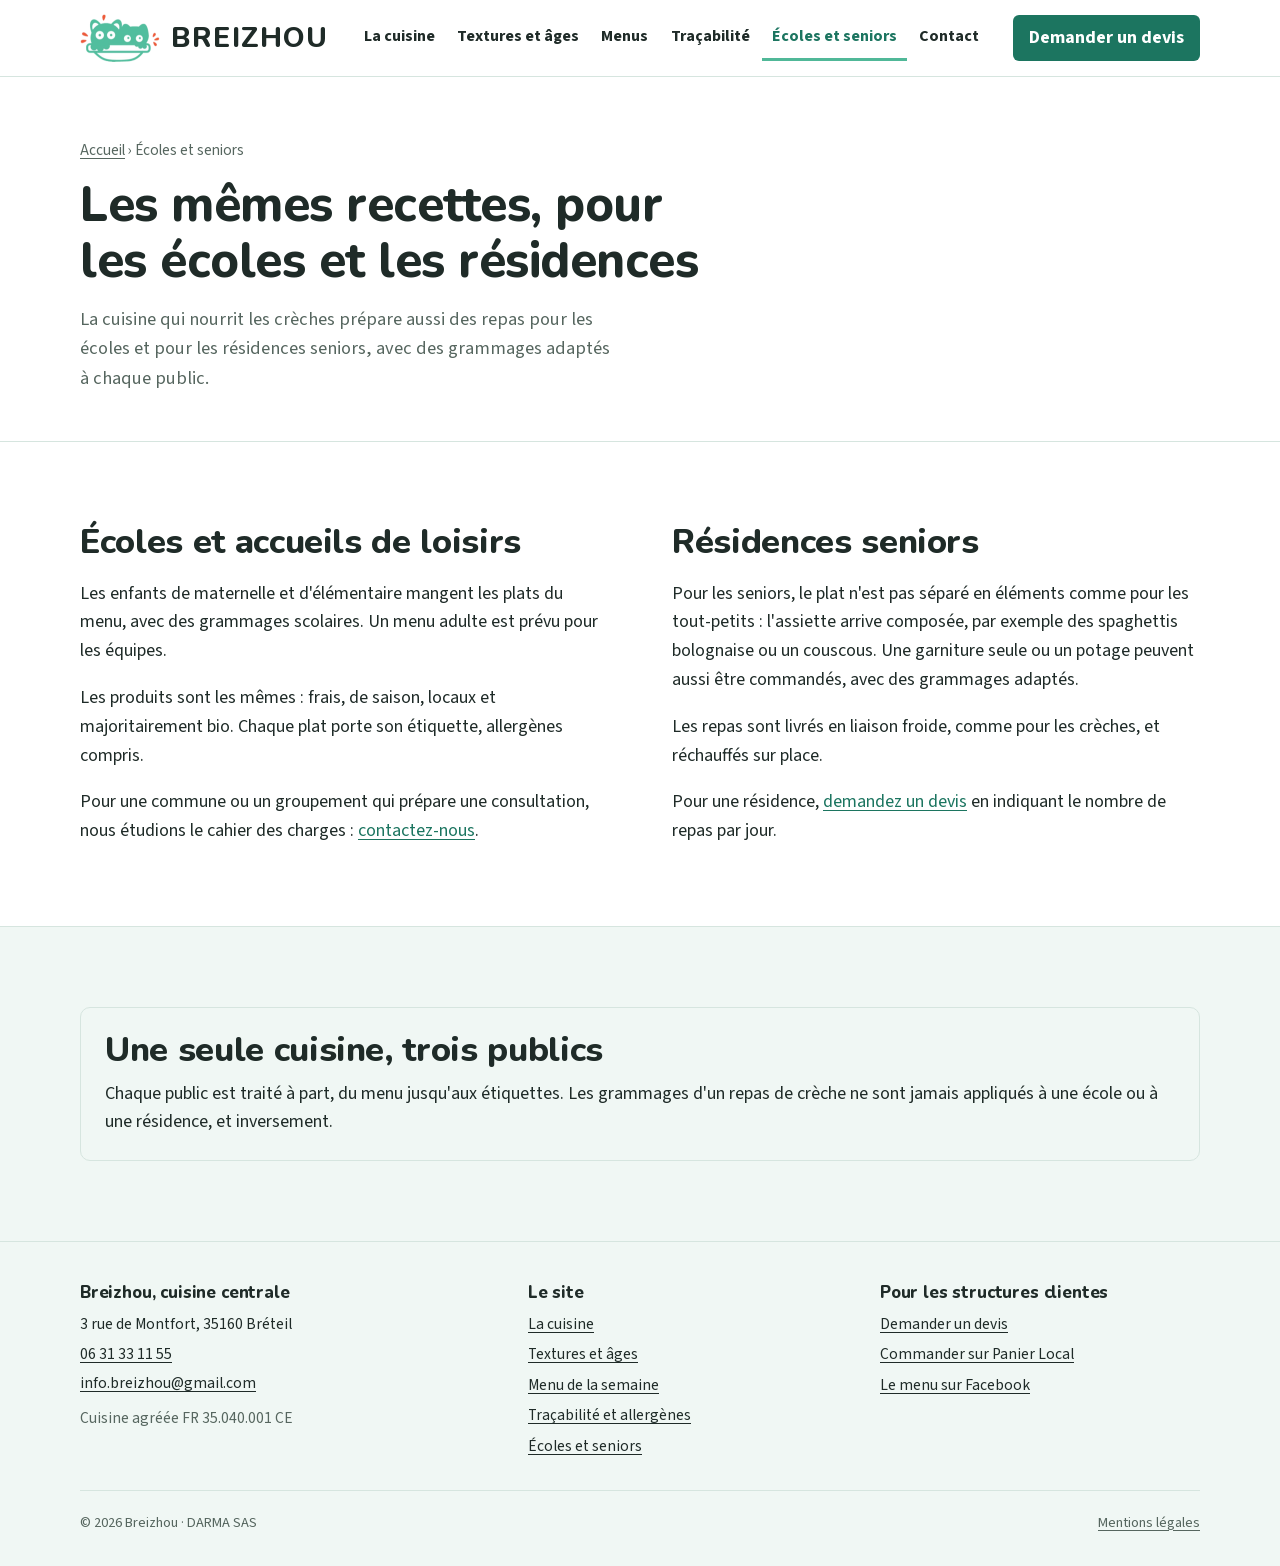
<file: ecoles-seniors/index.html>
<!doctype html>
<html lang="fr">
<head>
<meta charset="utf-8">
<meta name="viewport" content="width=device-width, initial-scale=1">
<meta name="color-scheme" content="light only">
<title>Écoles et seniors — Breizhou</title>
<meta name="description" content="Les recettes de Breizhou aussi pour les écoles, avec des grammages scolaires, et pour les résidences seniors.">
<link rel="canonical" href="https://breizhou.fr/ecoles-seniors/">
<meta property="og:type" content="website">
<meta property="og:site_name" content="Breizhou">
<meta property="og:title" content="Écoles et seniors — Breizhou">
<meta property="og:description" content="Les recettes de Breizhou aussi pour les écoles, avec des grammages scolaires, et pour les résidences seniors.">
<meta property="og:url" content="https://breizhou.fr/ecoles-seniors/">
<meta property="og:locale" content="fr_FR">
<meta property="og:image" content="https://breizhou.fr/assets/partage.png">
<meta property="og:image:width" content="1200">
<meta property="og:image:height" content="630">
<meta property="og:image:alt" content="Breizhou : des repas frais pour les crèches, cuisinés chaque jour à Bréteil">
<meta name="twitter:card" content="summary_large_image">
<meta name="theme-color" content="#1C7560">
<link rel="icon" href="/assets/icone-64.png" sizes="64x64">
<link rel="apple-touch-icon" href="/assets/icone-180.png">
<link rel="preload" href="/assets/polices/sourcesans3.woff2" as="font" type="font/woff2" crossorigin>
<link rel="preload" href="/assets/polices/nunito.woff2" as="font" type="font/woff2" crossorigin>
<link rel="stylesheet" href="/assets/polices/polices.css">
<link rel="stylesheet" href="/assets/site.css">
<script>document.documentElement.classList.add('js')</script>
<script src="/assets/site.js" defer></script>
</head>
<body>
<a class="lien-evitement" href="#contenu">Aller au contenu</a>

<header class="site-header">
  <div class="wrap nav">
    <a class="marque" href="/" aria-label="Breizhou, accueil">
      <img src="/assets/pictogramme.png" width="80" height="48" alt="">
      <span>Breizhou</span>
    </a>
    <nav class="menu-nav" id="menu" aria-label="Pages du site">
      <ul>
          <li class="nav-accueil"><a href="/">Accueil</a></li>
          <li><a href="/la-cuisine/">La cuisine</a></li>
          <li><a href="/textures/">Textures et âges</a></li>
          <li><a href="/menus/">Menus</a></li>
          <li><a href="/tracabilite/">Traçabilité</a></li>
          <li><a href="/ecoles-seniors/" aria-current="page">Écoles et seniors</a></li>
          <li><a href="/contact/">Contact</a></li>
      </ul>
    </nav>
    <a class="btn-devis" href="/contact/">Demander un devis</a>
  </div>
</header>

<main id="contenu" tabindex="-1">
<section class="ouverture-page">
  <div class="wrap">
    <p class="fil"><a href="/">Accueil</a> › Écoles et seniors</p>
    <h1>Les mêmes recettes, pour les écoles et les résidences</h1>
    <p class="chapeau">La cuisine qui nourrit les crèches prépare aussi des repas pour les écoles et pour les résidences seniors, avec des grammages adaptés à chaque public.</p>
  </div>
</section>

<section class="section">
  <div class="wrap">
    <div class="deux-col">
      <div class="bloc prose">
        <h2>Écoles et accueils de loisirs</h2>
        <p>Les enfants de maternelle et d'élémentaire mangent les plats du menu, avec des grammages scolaires. Un menu adulte est prévu pour les équipes.</p>
        <p>Les produits sont les mêmes : frais, de saison, locaux et majoritairement bio. Chaque plat porte son étiquette, allergènes compris.</p>
        <p>Pour une commune ou un groupement qui prépare une consultation, nous étudions le cahier des charges : <a href="/contact/">contactez-nous</a>.</p>
      </div>
      <div class="bloc prose">
        <h2>Résidences seniors</h2>
        <p>Pour les seniors, le plat n'est pas séparé en éléments comme pour les tout-petits : l'assiette arrive composée, par exemple des spaghettis bolognaise ou un couscous. Une garniture seule ou un potage peuvent aussi être commandés, avec des grammages adaptés.</p>
        <p>Les repas sont livrés en liaison froide, comme pour les crèches, et réchauffés sur place.</p>
        <p>Pour une résidence, <a href="/contact/">demandez un devis</a> en indiquant le nombre de repas par jour.</p>
      </div>
    </div>
  </div>
</section>

<section class="section section-teinte">
  <div class="wrap">
    <div class="encadre">
      <h2>Une seule cuisine, trois publics</h2>
      <p>Chaque public est traité à part, du menu jusqu'aux étiquettes. Les grammages d'un repas de crèche ne sont jamais appliqués à une école ou à une résidence, et inversement.</p>
    </div>
  </div>
</section>
</main>

<footer class="site-footer">
  <div class="wrap">
    <div class="pied-grille">
      <div>
        <h2>Breizhou, cuisine centrale</h2>
        <address>
          <span>3 rue de Montfort, 35160 Bréteil</span>
          <a href="tel:+33631331155">06 31 33 11 55</a>
          <a href="mailto:info.breizhou@gmail.com">info.breizhou@gmail.com</a>
        </address>
        <p class="doux" style="margin-top:.6rem">Cuisine agréée FR 35.040.001 CE</p>
      </div>
      <div>
        <h2>Le site</h2>
        <ul>
          <li><a href="/la-cuisine/">La cuisine</a></li>
          <li><a href="/textures/">Textures et âges</a></li>
          <li><a href="/menus/">Menu de la semaine</a></li>
          <li><a href="/tracabilite/">Traçabilité et allergènes</a></li>
          <li><a href="/ecoles-seniors/">Écoles et seniors</a></li>
        </ul>
      </div>
      <div>
        <h2>Pour les structures clientes</h2>
        <ul>
          <li><a href="/contact/">Demander un devis</a></li>
          <li><a href="https://breizhou.panierlocal.org/" rel="noopener">Commander sur Panier Local</a></li>
          <li><a href="https://www.facebook.com/BBbreizhou/" rel="noopener">Le menu sur Facebook</a></li>
        </ul>
      </div>
    </div>
    <div class="pied-bas">
      <p>© 2026 Breizhou · DARMA SAS</p>
      <p><a href="/mentions-legales/">Mentions légales</a></p>
    </div>
  </div>
</footer>
</body>
</html>
</file>
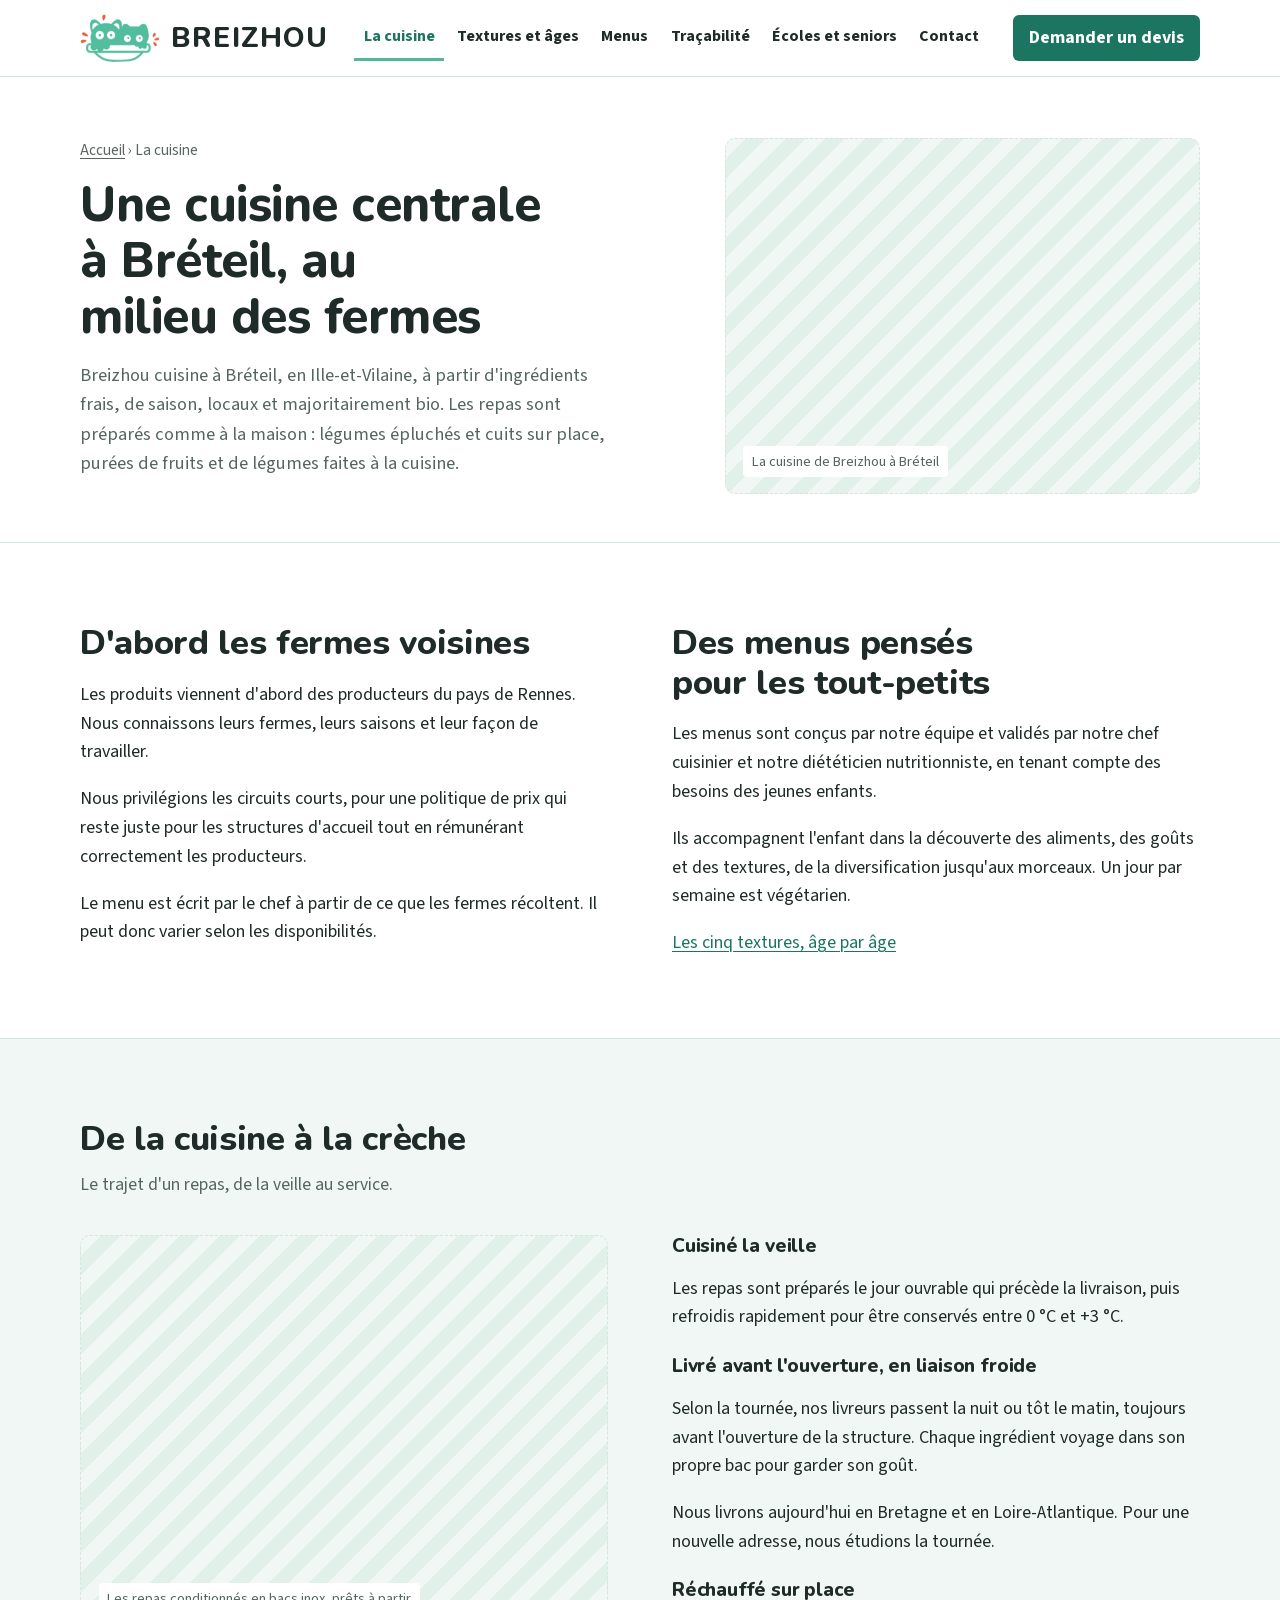
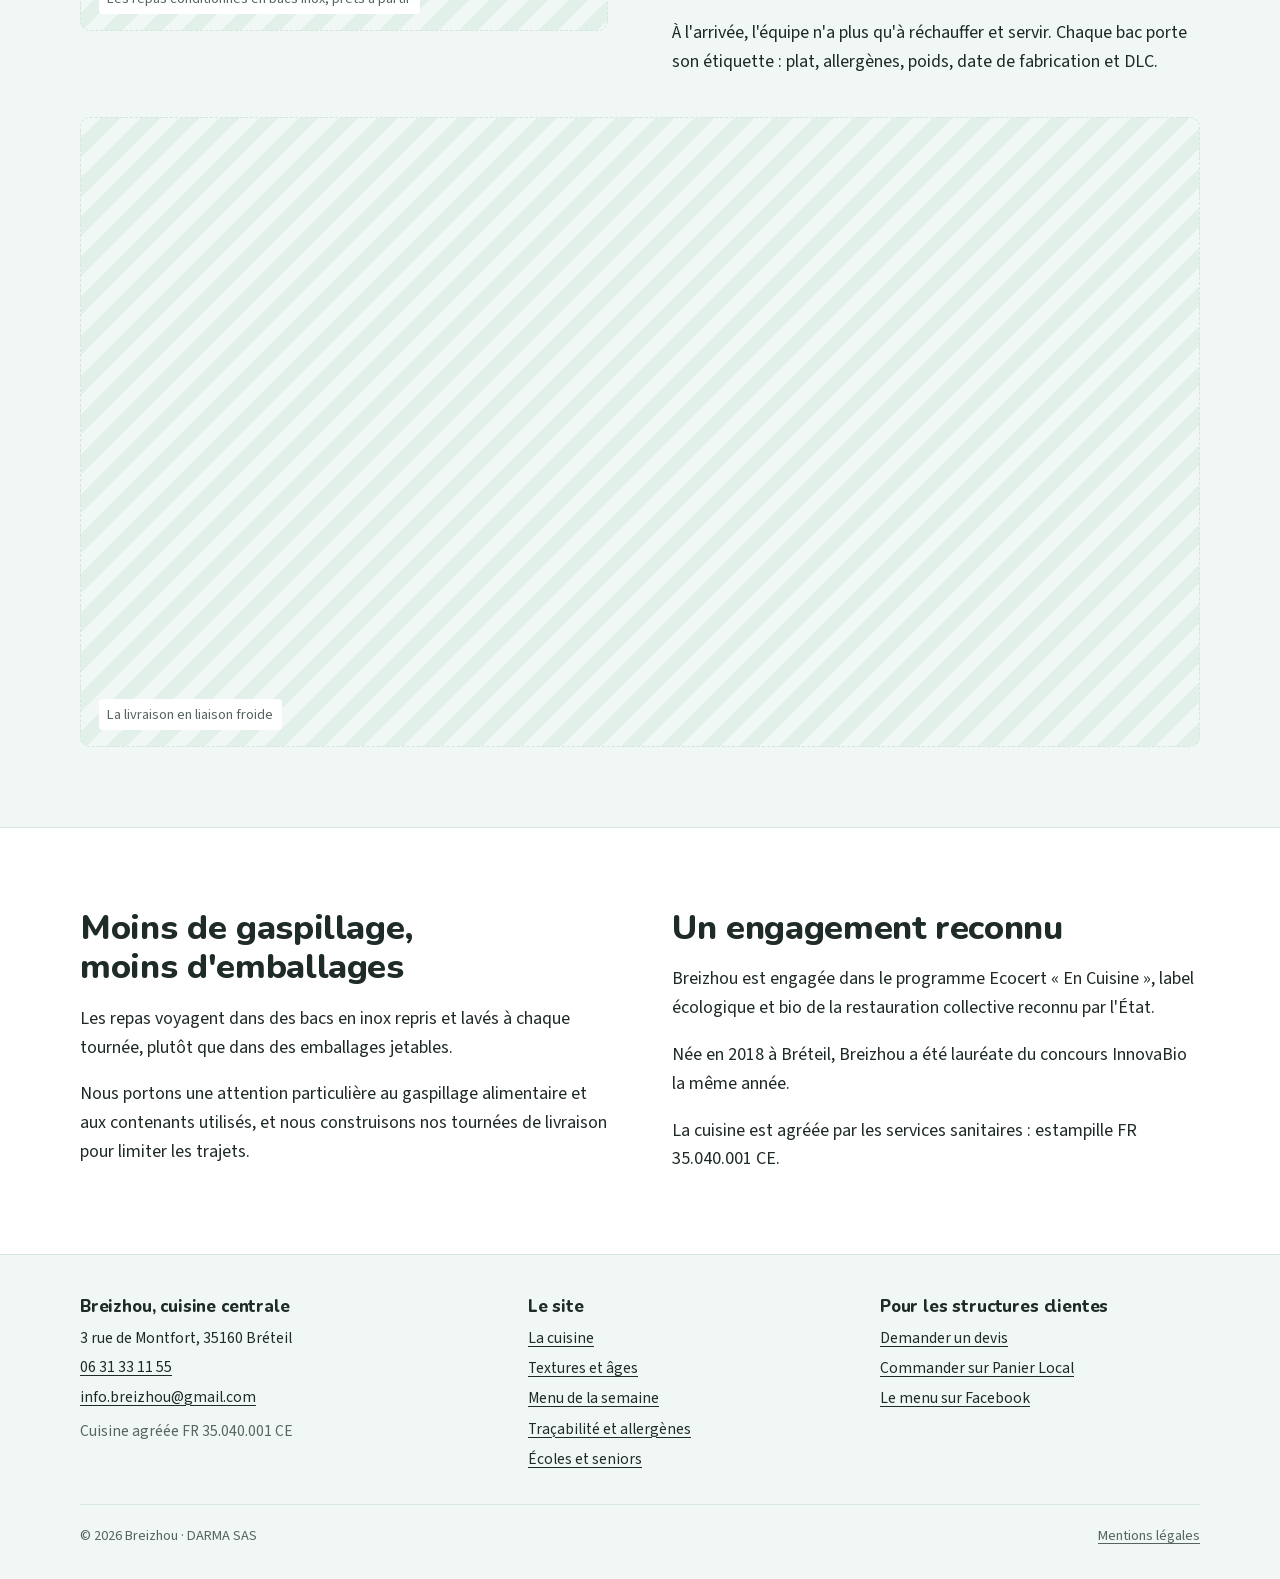
<file: la-cuisine/index.html>
<!doctype html>
<html lang="fr">
<head>
<meta charset="utf-8">
<meta name="viewport" content="width=device-width, initial-scale=1">
<meta name="color-scheme" content="light only">
<title>La cuisine — Breizhou</title>
<meta name="description" content="Une cuisine centrale à Bréteil : produits frais des fermes voisines, majoritairement bio, menus validés par un chef et un diététicien nutritionniste.">
<link rel="canonical" href="https://breizhou.fr/la-cuisine/">
<meta property="og:type" content="website">
<meta property="og:site_name" content="Breizhou">
<meta property="og:title" content="La cuisine — Breizhou">
<meta property="og:description" content="Une cuisine centrale à Bréteil : produits frais des fermes voisines, majoritairement bio, menus validés par un chef et un diététicien nutritionniste.">
<meta property="og:url" content="https://breizhou.fr/la-cuisine/">
<meta property="og:locale" content="fr_FR">
<meta property="og:image" content="https://breizhou.fr/assets/partage.png">
<meta property="og:image:width" content="1200">
<meta property="og:image:height" content="630">
<meta property="og:image:alt" content="Breizhou : des repas frais pour les crèches, cuisinés chaque jour à Bréteil">
<meta name="twitter:card" content="summary_large_image">
<meta name="theme-color" content="#1C7560">
<link rel="icon" href="/assets/icone-64.png" sizes="64x64">
<link rel="apple-touch-icon" href="/assets/icone-180.png">
<link rel="preload" href="/assets/polices/sourcesans3.woff2" as="font" type="font/woff2" crossorigin>
<link rel="preload" href="/assets/polices/nunito.woff2" as="font" type="font/woff2" crossorigin>
<link rel="stylesheet" href="/assets/polices/polices.css">
<link rel="stylesheet" href="/assets/site.css">
<script>document.documentElement.classList.add('js')</script>
<script src="/assets/site.js" defer></script>
</head>
<body>
<a class="lien-evitement" href="#contenu">Aller au contenu</a>

<header class="site-header">
  <div class="wrap nav">
    <a class="marque" href="/" aria-label="Breizhou, accueil">
      <img src="/assets/pictogramme.png" width="80" height="48" alt="">
      <span>Breizhou</span>
    </a>
    <nav class="menu-nav" id="menu" aria-label="Pages du site">
      <ul>
          <li class="nav-accueil"><a href="/">Accueil</a></li>
          <li><a href="/la-cuisine/" aria-current="page">La cuisine</a></li>
          <li><a href="/textures/">Textures et âges</a></li>
          <li><a href="/menus/">Menus</a></li>
          <li><a href="/tracabilite/">Traçabilité</a></li>
          <li><a href="/ecoles-seniors/">Écoles et seniors</a></li>
          <li><a href="/contact/">Contact</a></li>
      </ul>
    </nav>
    <a class="btn-devis" href="/contact/">Demander un devis</a>
  </div>
</header>

<main id="contenu" tabindex="-1">
<section class="ouverture-page">
  <div class="wrap ouverture-grille">
    <div>
      <p class="fil"><a href="/">Accueil</a> › La cuisine</p>
      <h1>Une cuisine centrale à Bréteil, au milieu des fermes</h1>
      <p class="chapeau">Breizhou cuisine à Bréteil, en Ille-et-Vilaine, à partir d'ingrédients frais, de saison, locaux et majoritairement bio. Les repas sont préparés comme à la maison : légumes épluchés et cuits sur place, purées de fruits et de légumes faites à la cuisine.</p>
    </div>
    <figure class="photo photo-attente" data-photo="images/cuisine.jpg" role="img" aria-label="La cuisine de Breizhou à Bréteil"><span>La cuisine de Breizhou à Bréteil</span></figure>
  </div>
</section>

<section class="section">
  <div class="wrap">
    <div class="deux-col">
      <div class="bloc prose">
        <h2>D'abord les fermes voisines</h2>
        <p>Les produits viennent d'abord des producteurs du pays de Rennes. Nous connaissons leurs fermes, leurs saisons et leur façon de travailler.</p>
        <p>Nous privilégions les circuits courts, pour une politique de prix qui reste juste pour les structures d'accueil tout en rémunérant correctement les producteurs.</p>
        <p>Le menu est écrit par le chef à partir de ce que les fermes récoltent. Il peut donc varier selon les disponibilités.</p>
      </div>
      <div class="bloc prose">
        <h2>Des menus pensés pour les tout-petits</h2>
        <p>Les menus sont conçus par notre équipe et validés par notre chef cuisinier et notre diététicien nutritionniste, en tenant compte des besoins des jeunes enfants.</p>
        <p>Ils accompagnent l'enfant dans la découverte des aliments, des goûts et des textures, de la diversification jusqu'aux morceaux. Un jour par semaine est végétarien.</p>
        <p><a href="/textures/">Les cinq textures, âge par âge</a></p>
      </div>
    </div>
  </div>
</section>

<section class="section section-teinte">
  <div class="wrap">
    <div class="tete-section">
      <h2>De la cuisine à la crèche</h2>
      <p>Le trajet d'un repas, de la veille au service.</p>
    </div>
    <div class="deux-col">
      <figure class="photo photo-attente" data-photo="images/bacs-inox.jpg" role="img" aria-label="Les repas conditionnés en bacs inox, prêts à partir"><span>Les repas conditionnés en bacs inox, prêts à partir</span></figure>
      <div class="prose">
        <h3>Cuisiné la veille</h3>
        <p>Les repas sont préparés le jour ouvrable qui précède la livraison, puis refroidis rapidement pour être conservés entre 0 °C et +3 °C.</p>
        <h3 style="margin-top:1.4rem">Livré avant l'ouverture, en liaison froide</h3>
        <p>Selon la tournée, nos livreurs passent la nuit ou tôt le matin, toujours avant l'ouverture de la structure. Chaque ingrédient voyage dans son propre bac pour garder son goût.</p>
        <p>Nous livrons aujourd'hui en Bretagne et en Loire-Atlantique. Pour une nouvelle adresse, nous étudions la tournée.</p>
        <h3 style="margin-top:1.4rem">Réchauffé sur place</h3>
        <p>À l'arrivée, l'équipe n'a plus qu'à réchauffer et servir. Chaque bac porte son étiquette : plat, allergènes, poids, date de fabrication et DLC.</p>
      </div>
    </div>
    <div style="margin-top:2.5rem">
      <figure class="photo large photo-attente" data-photo="images/livraison.jpg" role="img" aria-label="La livraison en liaison froide"><span>La livraison en liaison froide</span></figure>
    </div>
  </div>
</section>

<section class="section">
  <div class="wrap">
    <div class="deux-col">
      <div class="bloc prose">
        <h2>Moins de gaspillage, moins d'emballages</h2>
        <p>Les repas voyagent dans des bacs en inox repris et lavés à chaque tournée, plutôt que dans des emballages jetables.</p>
        <p>Nous portons une attention particulière au gaspillage alimentaire et aux contenants utilisés, et nous construisons nos tournées de livraison pour limiter les trajets.</p>
      </div>
      <div class="bloc prose">
        <h2>Un engagement reconnu</h2>
        <p>Breizhou est engagée dans le programme Ecocert « En Cuisine », label écologique et bio de la restauration collective reconnu par l'État.</p>
        <p>Née en 2018 à Bréteil, Breizhou a été lauréate du concours InnovaBio la même année.</p>
        <p>La cuisine est agréée par les services sanitaires : estampille FR 35.040.001 CE.</p>
      </div>
    </div>
  </div>
</section>
</main>

<footer class="site-footer">
  <div class="wrap">
    <div class="pied-grille">
      <div>
        <h2>Breizhou, cuisine centrale</h2>
        <address>
          <span>3 rue de Montfort, 35160 Bréteil</span>
          <a href="tel:+33631331155">06 31 33 11 55</a>
          <a href="mailto:info.breizhou@gmail.com">info.breizhou@gmail.com</a>
        </address>
        <p class="doux" style="margin-top:.6rem">Cuisine agréée FR 35.040.001 CE</p>
      </div>
      <div>
        <h2>Le site</h2>
        <ul>
          <li><a href="/la-cuisine/">La cuisine</a></li>
          <li><a href="/textures/">Textures et âges</a></li>
          <li><a href="/menus/">Menu de la semaine</a></li>
          <li><a href="/tracabilite/">Traçabilité et allergènes</a></li>
          <li><a href="/ecoles-seniors/">Écoles et seniors</a></li>
        </ul>
      </div>
      <div>
        <h2>Pour les structures clientes</h2>
        <ul>
          <li><a href="/contact/">Demander un devis</a></li>
          <li><a href="https://breizhou.panierlocal.org/" rel="noopener">Commander sur Panier Local</a></li>
          <li><a href="https://www.facebook.com/BBbreizhou/" rel="noopener">Le menu sur Facebook</a></li>
        </ul>
      </div>
    </div>
    <div class="pied-bas">
      <p>© 2026 Breizhou · DARMA SAS</p>
      <p><a href="/mentions-legales/">Mentions légales</a></p>
    </div>
  </div>
</footer>
</body>
</html>
</file>
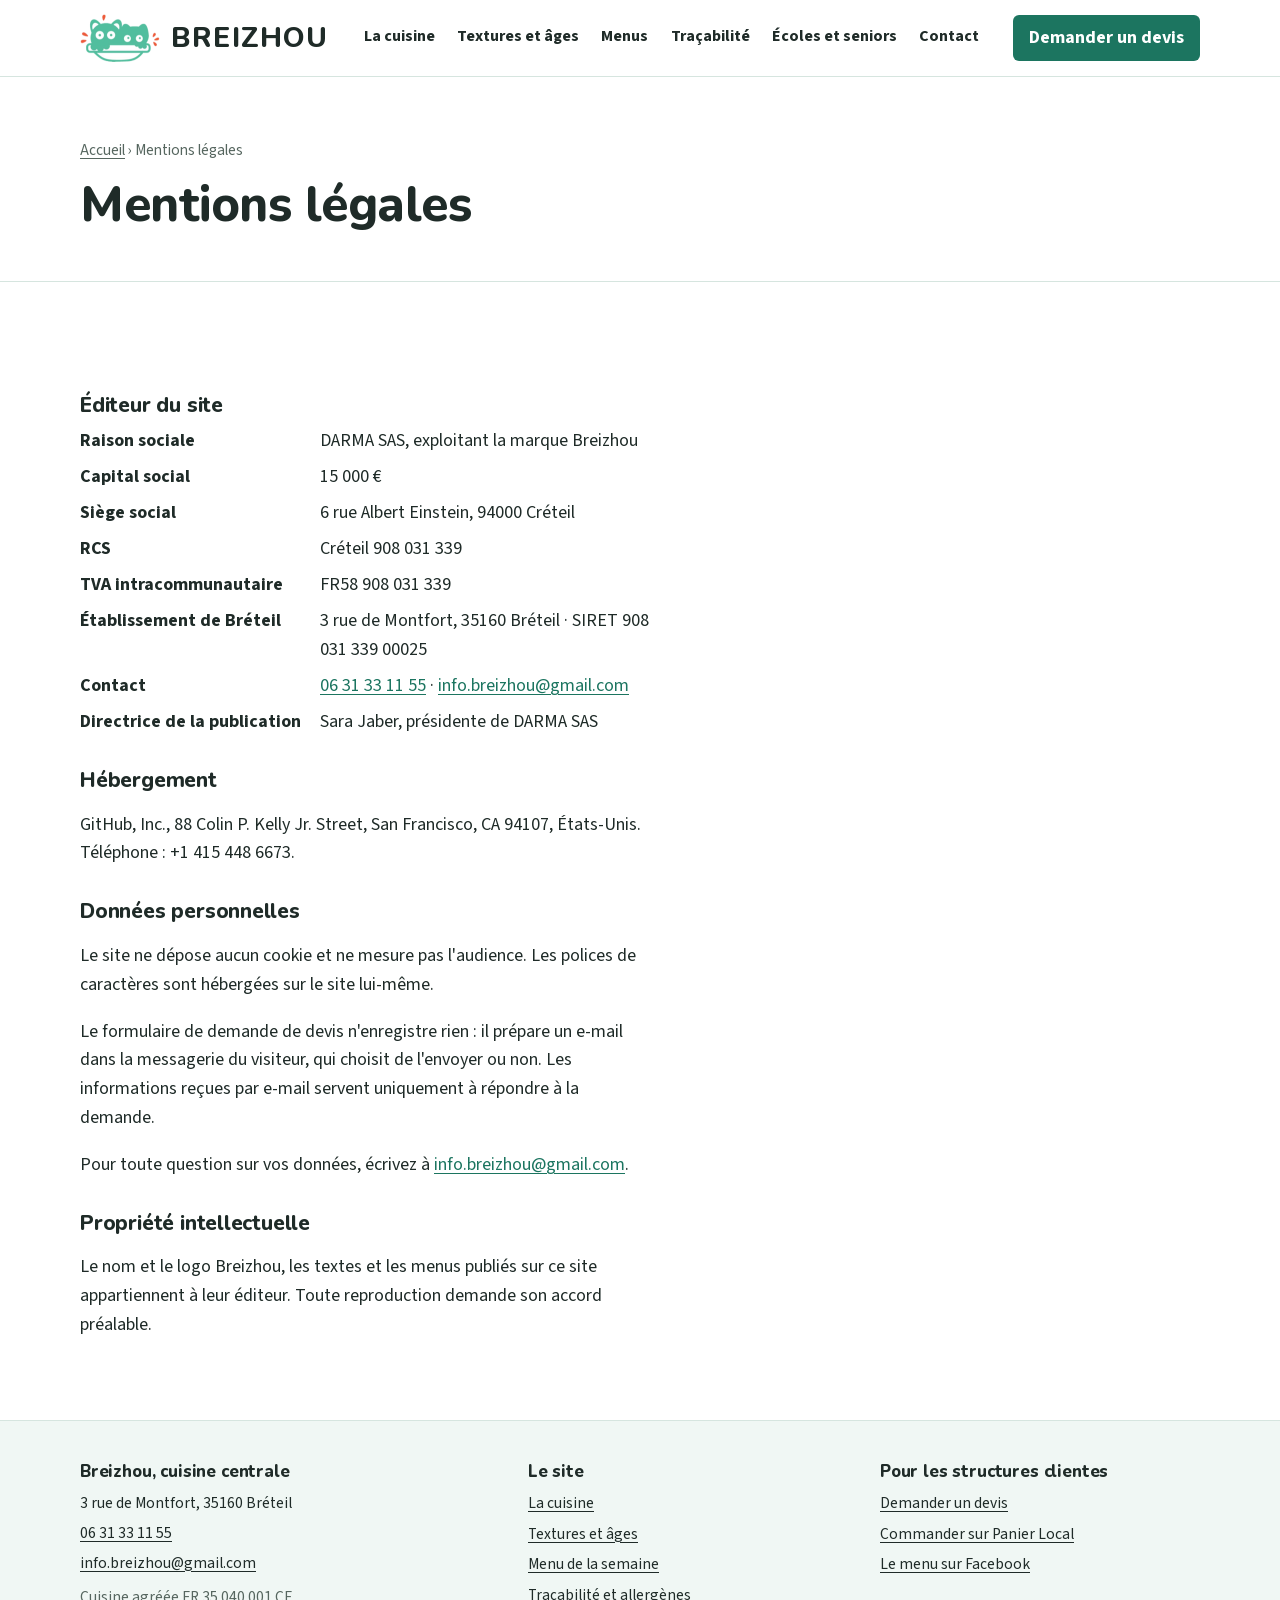
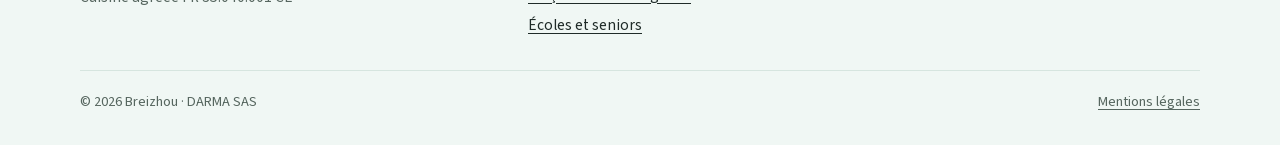
<file: mentions-legales/index.html>
<!doctype html>
<html lang="fr">
<head>
<meta charset="utf-8">
<meta name="viewport" content="width=device-width, initial-scale=1">
<meta name="color-scheme" content="light only">
<title>Mentions légales — Breizhou</title>
<meta name="description" content="Mentions légales du site breizhou.fr.">
<link rel="canonical" href="https://breizhou.fr/mentions-legales/">
<meta property="og:type" content="website">
<meta property="og:site_name" content="Breizhou">
<meta property="og:title" content="Mentions légales — Breizhou">
<meta property="og:description" content="Mentions légales du site breizhou.fr.">
<meta property="og:url" content="https://breizhou.fr/mentions-legales/">
<meta property="og:locale" content="fr_FR">
<meta property="og:image" content="https://breizhou.fr/assets/partage.png">
<meta property="og:image:width" content="1200">
<meta property="og:image:height" content="630">
<meta property="og:image:alt" content="Breizhou : des repas frais pour les crèches, cuisinés chaque jour à Bréteil">
<meta name="twitter:card" content="summary_large_image">
<meta name="theme-color" content="#1C7560">
<link rel="icon" href="/assets/icone-64.png" sizes="64x64">
<link rel="apple-touch-icon" href="/assets/icone-180.png">
<link rel="preload" href="/assets/polices/sourcesans3.woff2" as="font" type="font/woff2" crossorigin>
<link rel="preload" href="/assets/polices/nunito.woff2" as="font" type="font/woff2" crossorigin>
<link rel="stylesheet" href="/assets/polices/polices.css">
<link rel="stylesheet" href="/assets/site.css">
<script>document.documentElement.classList.add('js')</script>
<script src="/assets/site.js" defer></script>
</head>
<body>
<a class="lien-evitement" href="#contenu">Aller au contenu</a>

<header class="site-header">
  <div class="wrap nav">
    <a class="marque" href="/" aria-label="Breizhou, accueil">
      <img src="/assets/pictogramme.png" width="80" height="48" alt="">
      <span>Breizhou</span>
    </a>
    <nav class="menu-nav" id="menu" aria-label="Pages du site">
      <ul>
          <li class="nav-accueil"><a href="/">Accueil</a></li>
          <li><a href="/la-cuisine/">La cuisine</a></li>
          <li><a href="/textures/">Textures et âges</a></li>
          <li><a href="/menus/">Menus</a></li>
          <li><a href="/tracabilite/">Traçabilité</a></li>
          <li><a href="/ecoles-seniors/">Écoles et seniors</a></li>
          <li><a href="/contact/">Contact</a></li>
      </ul>
    </nav>
    <a class="btn-devis" href="/contact/">Demander un devis</a>
  </div>
</header>

<main id="contenu" tabindex="-1">
<section class="ouverture-page">
  <div class="wrap">
    <p class="fil"><a href="/">Accueil</a> › Mentions légales</p>
    <h1>Mentions légales</h1>
  </div>
</section>

<section class="section">
  <div class="wrap"><div class="legal prose">
    <h2>Éditeur du site</h2>
    <dl>
      <dt>Raison sociale</dt><dd>DARMA SAS, exploitant la marque Breizhou</dd>
      <dt>Capital social</dt><dd>15 000 €</dd>
      <dt>Siège social</dt><dd>6 rue Albert Einstein, 94000 Créteil</dd>
      <dt>RCS</dt><dd>Créteil 908 031 339</dd>
      <dt>TVA intracommunautaire</dt><dd>FR58 908 031 339</dd>
      <dt>Établissement de Bréteil</dt><dd>3 rue de Montfort, 35160 Bréteil · SIRET 908 031 339 00025</dd>
      <dt>Contact</dt><dd><a href="tel:+33631331155">06 31 33 11 55</a> · <a href="mailto:info.breizhou@gmail.com">info.breizhou@gmail.com</a></dd>
      <dt>Directrice de la publication</dt><dd>Sara Jaber, présidente de DARMA SAS</dd>
    </dl>

    <h2>Hébergement</h2>
    <p>GitHub, Inc., 88 Colin P. Kelly Jr. Street, San Francisco, CA 94107, États-Unis. Téléphone : +1 415 448 6673.</p>

    <h2>Données personnelles</h2>
    <p>Le site ne dépose aucun cookie et ne mesure pas l'audience. Les polices de caractères sont hébergées sur le site lui-même.</p>
    <p>Le formulaire de demande de devis n'enregistre rien : il prépare un e-mail dans la messagerie du visiteur, qui choisit de l'envoyer ou non. Les informations reçues par e-mail servent uniquement à répondre à la demande.</p>
    <p>Pour toute question sur vos données, écrivez à <a href="mailto:info.breizhou@gmail.com">info.breizhou@gmail.com</a>.</p>

    

    <h2>Propriété intellectuelle</h2>
    <p>Le nom et le logo Breizhou, les textes et les menus publiés sur ce site appartiennent à leur éditeur. Toute reproduction demande son accord préalable.</p>
  </div></div>
</section>
</main>

<footer class="site-footer">
  <div class="wrap">
    <div class="pied-grille">
      <div>
        <h2>Breizhou, cuisine centrale</h2>
        <address>
          <span>3 rue de Montfort, 35160 Bréteil</span>
          <a href="tel:+33631331155">06 31 33 11 55</a>
          <a href="mailto:info.breizhou@gmail.com">info.breizhou@gmail.com</a>
        </address>
        <p class="doux" style="margin-top:.6rem">Cuisine agréée FR 35.040.001 CE</p>
      </div>
      <div>
        <h2>Le site</h2>
        <ul>
          <li><a href="/la-cuisine/">La cuisine</a></li>
          <li><a href="/textures/">Textures et âges</a></li>
          <li><a href="/menus/">Menu de la semaine</a></li>
          <li><a href="/tracabilite/">Traçabilité et allergènes</a></li>
          <li><a href="/ecoles-seniors/">Écoles et seniors</a></li>
        </ul>
      </div>
      <div>
        <h2>Pour les structures clientes</h2>
        <ul>
          <li><a href="/contact/">Demander un devis</a></li>
          <li><a href="https://breizhou.panierlocal.org/" rel="noopener">Commander sur Panier Local</a></li>
          <li><a href="https://www.facebook.com/BBbreizhou/" rel="noopener">Le menu sur Facebook</a></li>
        </ul>
      </div>
    </div>
    <div class="pied-bas">
      <p>© 2026 Breizhou · DARMA SAS</p>
      <p><a href="/mentions-legales/">Mentions légales</a></p>
    </div>
  </div>
</footer>
</body>
</html>
</file>
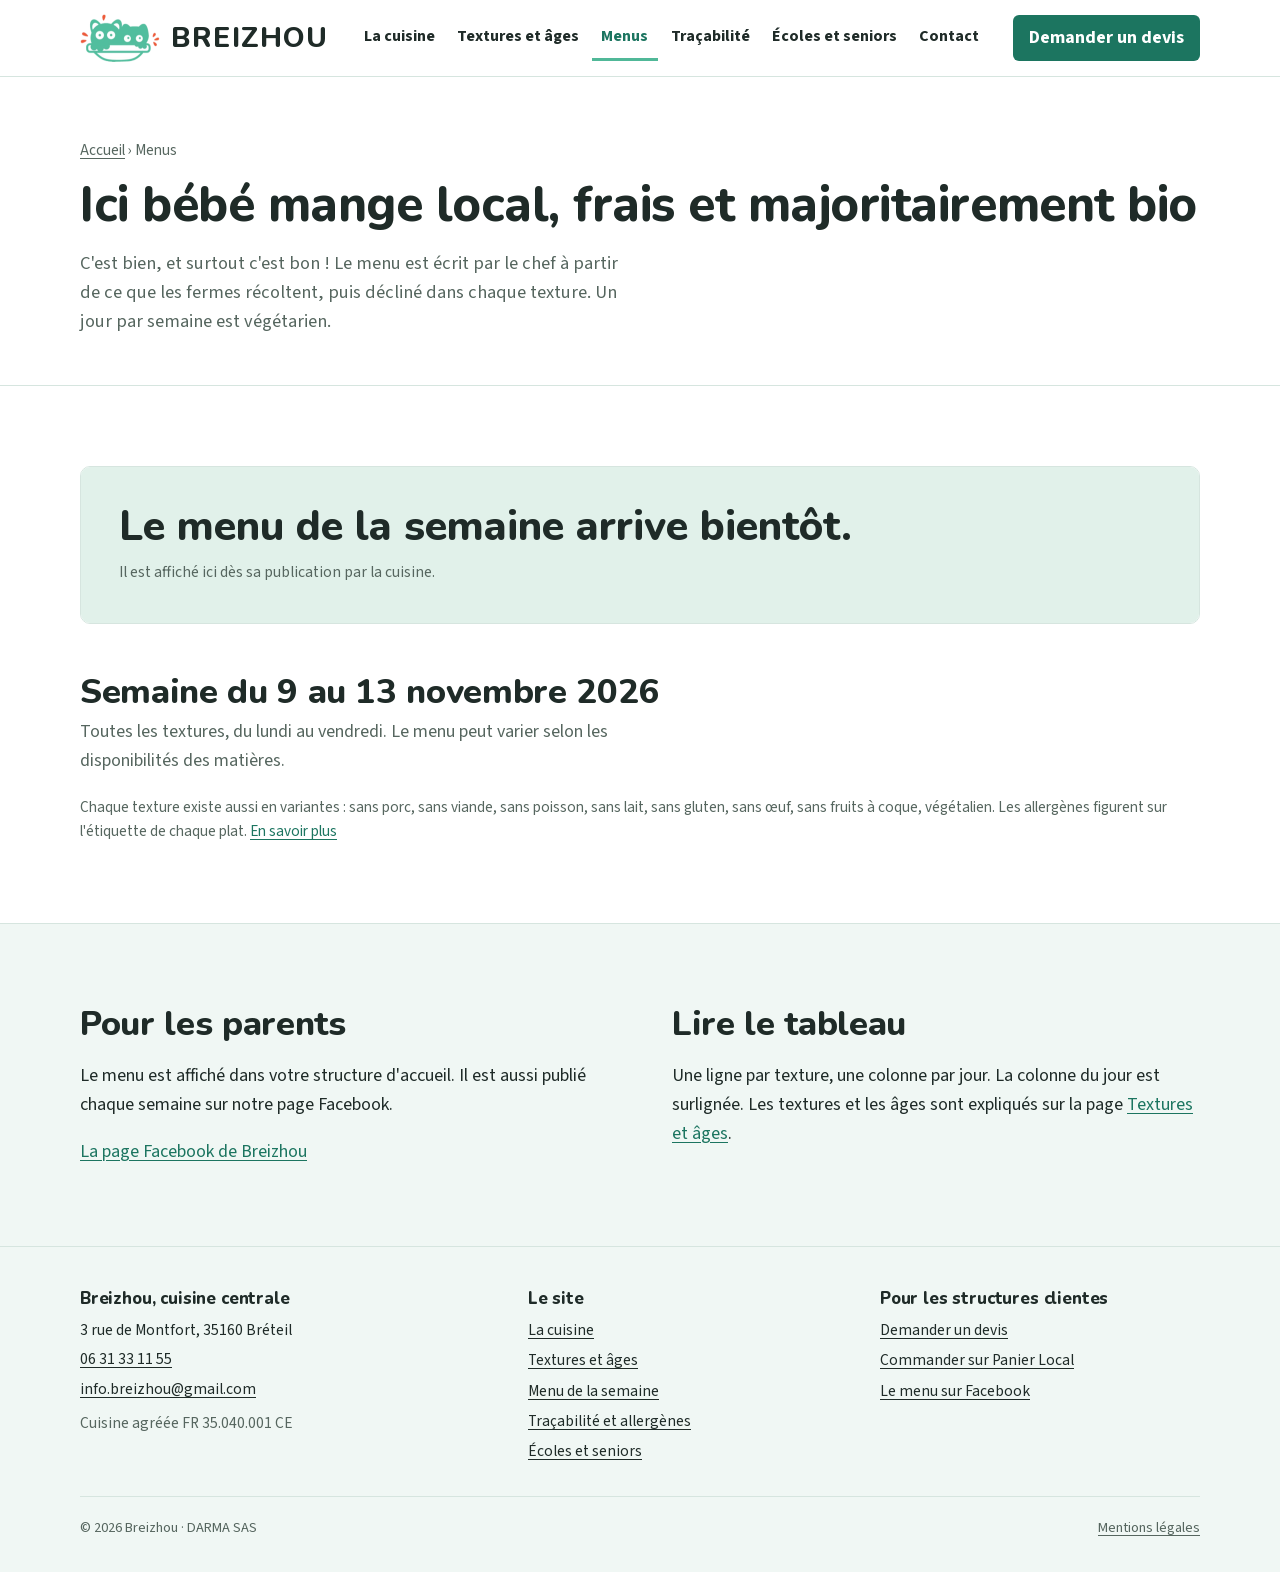
<file: menus/index.html>
<!doctype html>
<html lang="fr">
<head>
<meta charset="utf-8">
<meta name="viewport" content="width=device-width, initial-scale=1">
<meta name="color-scheme" content="light only">
<title>Menu de la semaine — Breizhou</title>
<meta name="description" content="Le menu du jour et de la semaine des crèches Breizhou, texture par texture, avec le jour végétarien et le goûter.">
<link rel="canonical" href="https://breizhou.fr/menus/">
<meta property="og:type" content="website">
<meta property="og:site_name" content="Breizhou">
<meta property="og:title" content="Menu de la semaine — Breizhou">
<meta property="og:description" content="Le menu du jour et de la semaine des crèches Breizhou, texture par texture, avec le jour végétarien et le goûter.">
<meta property="og:url" content="https://breizhou.fr/menus/">
<meta property="og:locale" content="fr_FR">
<meta property="og:image" content="https://breizhou.fr/assets/partage.png">
<meta property="og:image:width" content="1200">
<meta property="og:image:height" content="630">
<meta property="og:image:alt" content="Breizhou : des repas frais pour les crèches, cuisinés chaque jour à Bréteil">
<meta name="twitter:card" content="summary_large_image">
<meta name="theme-color" content="#1C7560">
<link rel="icon" href="/assets/icone-64.png" sizes="64x64">
<link rel="apple-touch-icon" href="/assets/icone-180.png">
<link rel="preload" href="/assets/polices/sourcesans3.woff2" as="font" type="font/woff2" crossorigin>
<link rel="preload" href="/assets/polices/nunito.woff2" as="font" type="font/woff2" crossorigin>
<link rel="stylesheet" href="/assets/polices/polices.css">
<link rel="stylesheet" href="/assets/site.css">
<script>document.documentElement.classList.add('js')</script>
<script src="/assets/site.js" defer></script>
<script src="/assets/menu.js" defer></script>
</head>
<body>
<a class="lien-evitement" href="#contenu">Aller au contenu</a>

<header class="site-header">
  <div class="wrap nav">
    <a class="marque" href="/" aria-label="Breizhou, accueil">
      <img src="/assets/pictogramme.png" width="80" height="48" alt="">
      <span>Breizhou</span>
    </a>
    <nav class="menu-nav" id="menu" aria-label="Pages du site">
      <ul>
          <li class="nav-accueil"><a href="/">Accueil</a></li>
          <li><a href="/la-cuisine/">La cuisine</a></li>
          <li><a href="/textures/">Textures et âges</a></li>
          <li><a href="/menus/" aria-current="page">Menus</a></li>
          <li><a href="/tracabilite/">Traçabilité</a></li>
          <li><a href="/ecoles-seniors/">Écoles et seniors</a></li>
          <li><a href="/contact/">Contact</a></li>
      </ul>
    </nav>
    <a class="btn-devis" href="/contact/">Demander un devis</a>
  </div>
</header>

<main id="contenu" tabindex="-1">
<section class="ouverture-page">
  <div class="wrap">
    <p class="fil"><a href="/">Accueil</a> › Menus</p>
    <h1>Ici bébé mange local, frais et majoritairement bio</h1>
    <p class="chapeau">C'est bien, et surtout c'est bon ! Le menu est écrit par le chef à partir de ce que les fermes récoltent, puis décliné dans chaque texture. Un jour par semaine est végétarien.</p>
  </div>
</section>

<section class="section">
  <div class="wrap">
    <h2 class="sr">Le menu du jour</h2>
    <script type="application/json" id="menu-data">{"titre":"Semaine du 9 au 13 novembre 2026","debut":"2026-11-09","fin":"2026-11-13","note":"Le menu peut varier selon les disponibilités des matières.","textures":[["intro","Intro","premières purées"],["petit","Petit","dès 6 mois"],["moyen","Moyen","dès 9 mois"],["grand","Grand","dès 12 mois, début des morceaux"],["geant","Géant","dès 18 mois, à l'aise avec les morceaux"],["gouter","Goûter","1, 2 ou 3 au choix"]],"jours":[{"nom":"Lundi","date":"Lundi 9 novembre 2026","veggie":false,"intro":["Mixé de courges","Mixé de framboises"],"petit":["Purée fine de courges","Mixé de bœuf","Purée pommes framboises"],"moyen":["Purée fine de courges","Mouliné de bœuf","Purée pommes framboises"],"grand":["Parmentier de bœuf et courges","Coquillettes","Emmental","Purée pommes framboises"],"geant":["Céleri rémoulade","Parmentier de bœuf et courges","Coquillettes","Emmental","Purée pommes framboises"],"gouter":["Purée de fruit","Galette de riz","Fromage frais"]},{"nom":"Mardi","date":"Mardi 10 novembre 2026","veggie":true,"intro":["Mixé de haricots verts","Mixé de pommes"],"petit":["Purée fine de haricots verts","Crème de haricots rouges","Purée de pommes"],"moyen":["Purée fine de haricots verts","Crème de haricots rouges","Purée de pommes"],"grand":["Chili sin carne aux petits légumes","Riz rond","Yaourt","Fruits de saison"],"geant":["Betteraves vinaigrette","Chili sin carne aux petits légumes","Riz rond","Yaourt","Fruits de saison"],"gouter":["Fruit de saison ou purée de fruit","Gâteau maison","Lait"]},{"nom":"Mercredi","date":"Mercredi 11 novembre 2026 (férié)","veggie":false,"intro":["Férié"],"petit":["Férié"],"moyen":["Férié"],"grand":["Férié"],"geant":["Férié"],"gouter":["Férié"]},{"nom":"Jeudi","date":"Jeudi 12 novembre 2026","veggie":false,"intro":["Mixé de carottes","Mixé de pommes"],"petit":["Purée fine de carottes","Mixé de poulet","Purée pom'raisins"],"moyen":["Purée fine de carottes","Mouliné de poulet","Purée pom'raisins"],"grand":["Sauté de poulet au curry","Carottes aux herbes","Semoule de blé","Fromage blanc","Fruits de saison"],"geant":["Radis noirs râpés aux agrumes","Sauté de poulet au curry","Carottes aux herbes","Semoule de blé","Fromage blanc","Fruits de saison"],"gouter":["Fruit de saison ou purée de fruit","Pain complet","Kiri"]},{"nom":"Vendredi","date":"Vendredi 13 novembre 2026","veggie":false,"intro":["Mixé de choux","Mixé de poires"],"petit":["Purée fine de choux","Mixé d'œuf","Purée poires cannelle"],"moyen":["Purée fine de choux","Mouliné d'œuf","Purée poires cannelle"],"grand":["Carottes râpées au maïs","Omelette","Duo de choux et pomme de terre à la coco","Bûche de chèvre","Fruits de saison"],"geant":["Carottes râpées au maïs","Omelette","Duo de choux et pomme de terre à la coco","Bûche de chèvre","Fruits de saison"],"gouter":["Fruit de saison ou purée de fruit","Pain & confiture","Yaourt"]}]}</script>
    <div class="jour" id="jour"><!--MENU--><div class="jour-date"><p class="jd">Lundi 9 novembre 2026</p><p class="jt"><b>Cuisiné à Bréteil</b><br>Semaine du 9 au 13 novembre 2026</p></div><dl class="jour-list"><div><dt>Intro<small>premières purées</small></dt><dd>Mixé de courges<br>Mixé de framboises</dd></div><div><dt>Petit<small>dès 6 mois</small></dt><dd>Purée fine de courges<br>Mixé de bœuf<br>Purée pommes framboises</dd></div><div><dt>Moyen<small>dès 9 mois</small></dt><dd>Purée fine de courges<br>Mouliné de bœuf<br>Purée pommes framboises</dd></div><div><dt>Grand<small>dès 12 mois, début des morceaux</small></dt><dd>Parmentier de bœuf et courges<br>Coquillettes<br>Emmental<br>Purée pommes framboises</dd></div><div><dt>Géant<small>dès 18 mois, à l'aise avec les morceaux</small></dt><dd>Céleri rémoulade<br>Parmentier de bœuf et courges<br>Coquillettes<br>Emmental<br>Purée pommes framboises</dd></div><div><dt>Goûter<small>1, 2 ou 3 au choix</small></dt><dd>Purée de fruit<br>Galette de riz<br>Fromage frais</dd></div></dl><!--/MENU--></div>

    <div class="sem-head">
      <h2 id="sem-titre">Semaine du 9 au 13 novembre 2026</h2>
      <p id="sem-note">Toutes les textures, du lundi au vendredi. Le menu peut varier selon les disponibilités des matières.</p>
    </div>
    <div class="menu-wrap"><table class="menu"><thead><tr><th scope="col"><span class="sr">Texture</span></th><th scope="col">Lundi</th><th scope="col">Mardi <span class="veggie">Veggie</span></th><th scope="col">Mercredi</th><th scope="col">Jeudi</th><th scope="col">Vendredi</th></tr></thead><tbody><tr><th scope="row">Intro<small>premières purées</small></th><td class="today">Mixé de courges<br>Mixé de framboises</td><td>Mixé de haricots verts<br>Mixé de pommes</td><td>Férié</td><td>Mixé de carottes<br>Mixé de pommes</td><td>Mixé de choux<br>Mixé de poires</td></tr><tr><th scope="row">Petit<small>dès 6 mois</small></th><td class="today">Purée fine de courges<br>Mixé de bœuf<br>Purée pommes framboises</td><td>Purée fine de haricots verts<br>Crème de haricots rouges<br>Purée de pommes</td><td>Férié</td><td>Purée fine de carottes<br>Mixé de poulet<br>Purée pom'raisins</td><td>Purée fine de choux<br>Mixé d'œuf<br>Purée poires cannelle</td></tr><tr><th scope="row">Moyen<small>dès 9 mois</small></th><td class="today">Purée fine de courges<br>Mouliné de bœuf<br>Purée pommes framboises</td><td>Purée fine de haricots verts<br>Crème de haricots rouges<br>Purée de pommes</td><td>Férié</td><td>Purée fine de carottes<br>Mouliné de poulet<br>Purée pom'raisins</td><td>Purée fine de choux<br>Mouliné d'œuf<br>Purée poires cannelle</td></tr><tr><th scope="row">Grand<small>dès 12 mois, début des morceaux</small></th><td class="today">Parmentier de bœuf et courges<br>Coquillettes<br>Emmental<br>Purée pommes framboises</td><td>Chili sin carne aux petits légumes<br>Riz rond<br>Yaourt<br>Fruits de saison</td><td>Férié</td><td>Sauté de poulet au curry<br>Carottes aux herbes<br>Semoule de blé<br>Fromage blanc<br>Fruits de saison</td><td>Carottes râpées au maïs<br>Omelette<br>Duo de choux et pomme de terre à la coco<br>Bûche de chèvre<br>Fruits de saison</td></tr><tr><th scope="row">Géant<small>dès 18 mois, à l'aise avec les morceaux</small></th><td class="today">Céleri rémoulade<br>Parmentier de bœuf et courges<br>Coquillettes<br>Emmental<br>Purée pommes framboises</td><td>Betteraves vinaigrette<br>Chili sin carne aux petits légumes<br>Riz rond<br>Yaourt<br>Fruits de saison</td><td>Férié</td><td>Radis noirs râpés aux agrumes<br>Sauté de poulet au curry<br>Carottes aux herbes<br>Semoule de blé<br>Fromage blanc<br>Fruits de saison</td><td>Carottes râpées au maïs<br>Omelette<br>Duo de choux et pomme de terre à la coco<br>Bûche de chèvre<br>Fruits de saison</td></tr><tr><th scope="row">Goûter<small>1, 2 ou 3 au choix</small></th><td class="today">Purée de fruit<br>Galette de riz<br>Fromage frais</td><td>Fruit de saison ou purée de fruit<br>Gâteau maison<br>Lait</td><td>Férié</td><td>Fruit de saison ou purée de fruit<br>Pain complet<br>Kiri</td><td>Fruit de saison ou purée de fruit<br>Pain &amp; confiture<br>Yaourt</td></tr></tbody></table></div>

    <p class="note" style="margin-top:1.2rem">Chaque texture existe aussi en variantes : sans porc, sans viande, sans poisson, sans lait, sans gluten, sans œuf, sans fruits à coque, végétalien. Les allergènes figurent sur l'étiquette de chaque plat. <a href="/tracabilite/">En savoir plus</a></p>
  </div>
</section>

<section class="section section-teinte">
  <div class="wrap">
    <div class="deux-col">
      <div class="prose">
        <h2>Pour les parents</h2>
        <p>Le menu est affiché dans votre structure d'accueil. Il est aussi publié chaque semaine sur notre page Facebook.</p>
        <p><a href="https://www.facebook.com/BBbreizhou/" rel="noopener">La page Facebook de Breizhou</a></p>
      </div>
      <div class="prose">
        <h2>Lire le tableau</h2>
        <p>Une ligne par texture, une colonne par jour. La colonne du jour est surlignée. Les textures et les âges sont expliqués sur la page <a href="/textures/">Textures et âges</a>.</p>
      </div>
    </div>
  </div>
</section>
</main>

<footer class="site-footer">
  <div class="wrap">
    <div class="pied-grille">
      <div>
        <h2>Breizhou, cuisine centrale</h2>
        <address>
          <span>3 rue de Montfort, 35160 Bréteil</span>
          <a href="tel:+33631331155">06 31 33 11 55</a>
          <a href="mailto:info.breizhou@gmail.com">info.breizhou@gmail.com</a>
        </address>
        <p class="doux" style="margin-top:.6rem">Cuisine agréée FR 35.040.001 CE</p>
      </div>
      <div>
        <h2>Le site</h2>
        <ul>
          <li><a href="/la-cuisine/">La cuisine</a></li>
          <li><a href="/textures/">Textures et âges</a></li>
          <li><a href="/menus/">Menu de la semaine</a></li>
          <li><a href="/tracabilite/">Traçabilité et allergènes</a></li>
          <li><a href="/ecoles-seniors/">Écoles et seniors</a></li>
        </ul>
      </div>
      <div>
        <h2>Pour les structures clientes</h2>
        <ul>
          <li><a href="/contact/">Demander un devis</a></li>
          <li><a href="https://breizhou.panierlocal.org/" rel="noopener">Commander sur Panier Local</a></li>
          <li><a href="https://www.facebook.com/BBbreizhou/" rel="noopener">Le menu sur Facebook</a></li>
        </ul>
      </div>
    </div>
    <div class="pied-bas">
      <p>© 2026 Breizhou · DARMA SAS</p>
      <p><a href="/mentions-legales/">Mentions légales</a></p>
    </div>
  </div>
</footer>
</body>
</html>
</file>
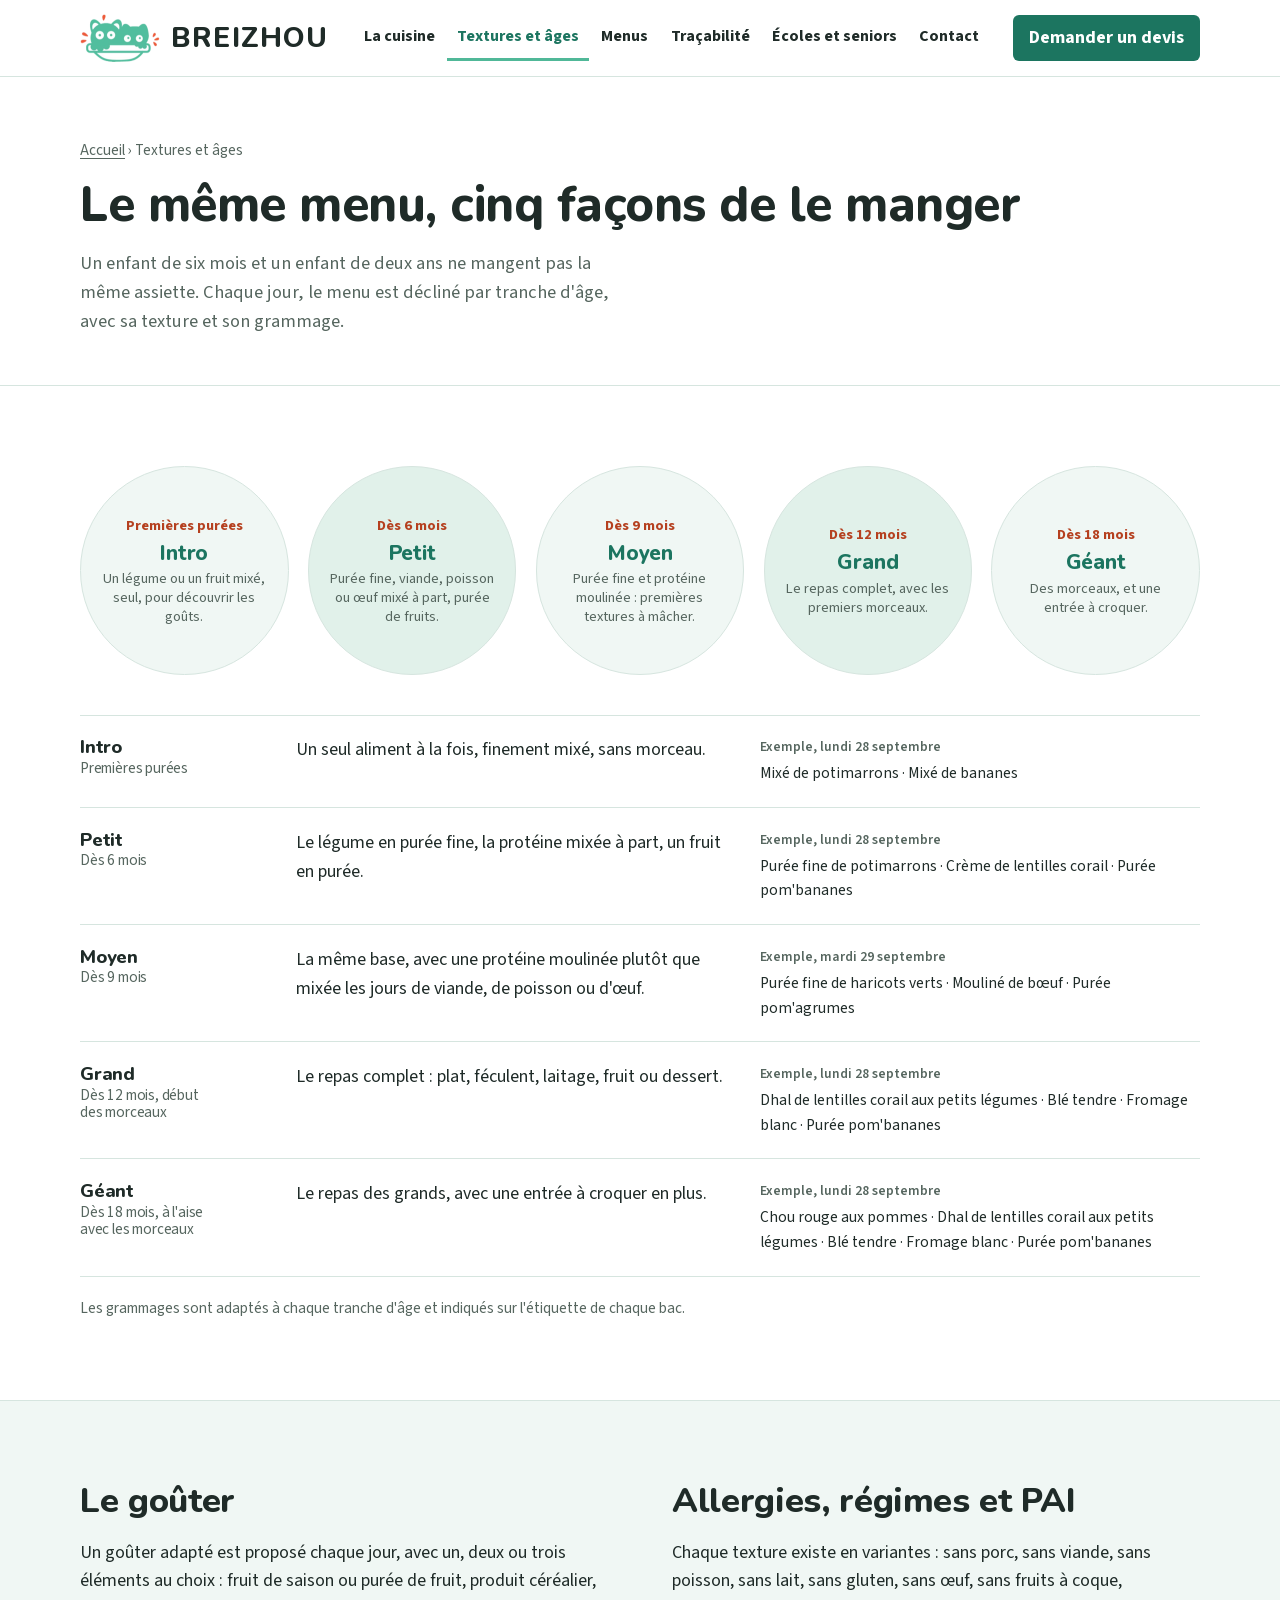
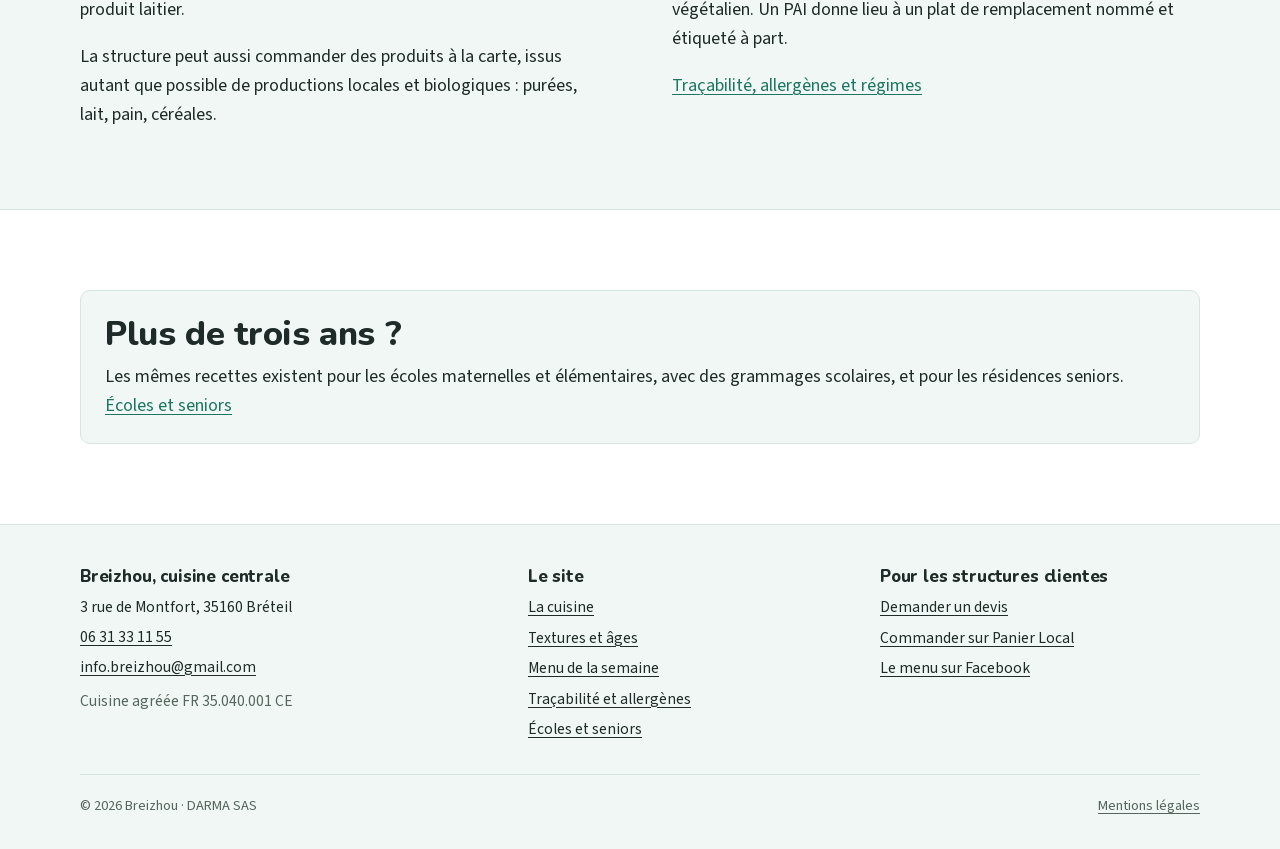
<file: textures/index.html>
<!doctype html>
<html lang="fr">
<head>
<meta charset="utf-8">
<meta name="viewport" content="width=device-width, initial-scale=1">
<meta name="color-scheme" content="light only">
<title>Textures et âges — Breizhou</title>
<meta name="description" content="Cinq textures pour accompagner l'enfant, des premières purées aux morceaux : intro, petit dès 6 mois, moyen dès 9 mois, grand dès 12 mois, géant dès 18 mois.">
<link rel="canonical" href="https://breizhou.fr/textures/">
<meta property="og:type" content="website">
<meta property="og:site_name" content="Breizhou">
<meta property="og:title" content="Textures et âges — Breizhou">
<meta property="og:description" content="Cinq textures pour accompagner l'enfant, des premières purées aux morceaux : intro, petit dès 6 mois, moyen dès 9 mois, grand dès 12 mois, géant dès 18 mois.">
<meta property="og:url" content="https://breizhou.fr/textures/">
<meta property="og:locale" content="fr_FR">
<meta property="og:image" content="https://breizhou.fr/assets/partage.png">
<meta property="og:image:width" content="1200">
<meta property="og:image:height" content="630">
<meta property="og:image:alt" content="Breizhou : des repas frais pour les crèches, cuisinés chaque jour à Bréteil">
<meta name="twitter:card" content="summary_large_image">
<meta name="theme-color" content="#1C7560">
<link rel="icon" href="/assets/icone-64.png" sizes="64x64">
<link rel="apple-touch-icon" href="/assets/icone-180.png">
<link rel="preload" href="/assets/polices/sourcesans3.woff2" as="font" type="font/woff2" crossorigin>
<link rel="preload" href="/assets/polices/nunito.woff2" as="font" type="font/woff2" crossorigin>
<link rel="stylesheet" href="/assets/polices/polices.css">
<link rel="stylesheet" href="/assets/site.css">
<script>document.documentElement.classList.add('js')</script>
<script src="/assets/site.js" defer></script>
</head>
<body>
<a class="lien-evitement" href="#contenu">Aller au contenu</a>

<header class="site-header">
  <div class="wrap nav">
    <a class="marque" href="/" aria-label="Breizhou, accueil">
      <img src="/assets/pictogramme.png" width="80" height="48" alt="">
      <span>Breizhou</span>
    </a>
    <nav class="menu-nav" id="menu" aria-label="Pages du site">
      <ul>
          <li class="nav-accueil"><a href="/">Accueil</a></li>
          <li><a href="/la-cuisine/">La cuisine</a></li>
          <li><a href="/textures/" aria-current="page">Textures et âges</a></li>
          <li><a href="/menus/">Menus</a></li>
          <li><a href="/tracabilite/">Traçabilité</a></li>
          <li><a href="/ecoles-seniors/">Écoles et seniors</a></li>
          <li><a href="/contact/">Contact</a></li>
      </ul>
    </nav>
    <a class="btn-devis" href="/contact/">Demander un devis</a>
  </div>
</header>

<main id="contenu" tabindex="-1">
<section class="ouverture-page">
  <div class="wrap">
    <p class="fil"><a href="/">Accueil</a> › Textures et âges</p>
    <h1>Le même menu, cinq façons de le manger</h1>
    <p class="chapeau">Un enfant de six mois et un enfant de deux ans ne mangent pas la même assiette. Chaque jour, le menu est décliné par tranche d'âge, avec sa texture et son grammage.</p>
  </div>
</section>

<section class="section">
  <div class="wrap">
    <h2 class="sr">Les cinq textures</h2>
    <ul class="textures">
      <li class="tex"><span class="age">Premières purées</span><h3>Intro</h3><p>Un légume ou un fruit mixé, seul, pour découvrir les goûts.</p></li>
      <li class="tex"><span class="age">Dès 6 mois</span><h3>Petit</h3><p>Purée fine, viande, poisson ou œuf mixé à part, purée de fruits.</p></li>
      <li class="tex"><span class="age">Dès 9 mois</span><h3>Moyen</h3><p>Purée fine et protéine moulinée : premières textures à mâcher.</p></li>
      <li class="tex"><span class="age">Dès 12 mois</span><h3>Grand</h3><p>Le repas complet, avec les premiers morceaux.</p></li>
      <li class="tex"><span class="age">Dès 18 mois</span><h3>Géant</h3><p>Des morceaux, et une entrée à croquer.</p></li>
    </ul>

    <div class="textures-detail" aria-label="Exemple : le lundi 28 septembre 2026, texture par texture">
      <div>
        <h3>Intro<small>Premières purées</small></h3>
        <p>Un seul aliment à la fois, finement mixé, sans morceau.</p>
        <p class="exemple"><b>Exemple, lundi 28 septembre</b>Mixé de potimarrons · Mixé de bananes</p>
      </div>
      <div>
        <h3>Petit<small>Dès 6 mois</small></h3>
        <p>Le légume en purée fine, la protéine mixée à part, un fruit en purée.</p>
        <p class="exemple"><b>Exemple, lundi 28 septembre</b>Purée fine de potimarrons · Crème de lentilles corail · Purée pom'bananes</p>
      </div>
      <div>
        <h3>Moyen<small>Dès 9 mois</small></h3>
        <p>La même base, avec une protéine moulinée plutôt que mixée les jours de viande, de poisson ou d'œuf.</p>
        <p class="exemple"><b>Exemple, mardi 29 septembre</b>Purée fine de haricots verts · Mouliné de bœuf · Purée pom'agrumes</p>
      </div>
      <div>
        <h3>Grand<small>Dès 12 mois, début des morceaux</small></h3>
        <p>Le repas complet : plat, féculent, laitage, fruit ou dessert.</p>
        <p class="exemple"><b>Exemple, lundi 28 septembre</b>Dhal de lentilles corail aux petits légumes · Blé tendre · Fromage blanc · Purée pom'bananes</p>
      </div>
      <div>
        <h3>Géant<small>Dès 18 mois, à l'aise avec les morceaux</small></h3>
        <p>Le repas des grands, avec une entrée à croquer en plus.</p>
        <p class="exemple"><b>Exemple, lundi 28 septembre</b>Chou rouge aux pommes · Dhal de lentilles corail aux petits légumes · Blé tendre · Fromage blanc · Purée pom'bananes</p>
      </div>
    </div>
    <p class="note" style="margin-top:1.2rem">Les grammages sont adaptés à chaque tranche d'âge et indiqués sur l'étiquette de chaque bac.</p>
  </div>
</section>

<section class="section section-teinte">
  <div class="wrap">
    <div class="deux-col">
      <div class="bloc prose">
        <h2>Le goûter</h2>
        <p>Un goûter adapté est proposé chaque jour, avec un, deux ou trois éléments au choix : fruit de saison ou purée de fruit, produit céréalier, produit laitier.</p>
        <p>La structure peut aussi commander des produits à la carte, issus autant que possible de productions locales et biologiques : purées, lait, pain, céréales.</p>
      </div>
      <div class="bloc prose">
        <h2>Allergies, régimes et PAI</h2>
        <p>Chaque texture existe en variantes : sans porc, sans viande, sans poisson, sans lait, sans gluten, sans œuf, sans fruits à coque, végétalien. Un PAI donne lieu à un plat de remplacement nommé et étiqueté à part.</p>
        <p><a href="/tracabilite/">Traçabilité, allergènes et régimes</a></p>
      </div>
    </div>
  </div>
</section>

<section class="section">
  <div class="wrap">
    <div class="encadre">
      <h2>Plus de trois ans ?</h2>
      <p>Les mêmes recettes existent pour les écoles maternelles et élémentaires, avec des grammages scolaires, et pour les résidences seniors. <a href="/ecoles-seniors/">Écoles et seniors</a></p>
    </div>
  </div>
</section>
</main>

<footer class="site-footer">
  <div class="wrap">
    <div class="pied-grille">
      <div>
        <h2>Breizhou, cuisine centrale</h2>
        <address>
          <span>3 rue de Montfort, 35160 Bréteil</span>
          <a href="tel:+33631331155">06 31 33 11 55</a>
          <a href="mailto:info.breizhou@gmail.com">info.breizhou@gmail.com</a>
        </address>
        <p class="doux" style="margin-top:.6rem">Cuisine agréée FR 35.040.001 CE</p>
      </div>
      <div>
        <h2>Le site</h2>
        <ul>
          <li><a href="/la-cuisine/">La cuisine</a></li>
          <li><a href="/textures/">Textures et âges</a></li>
          <li><a href="/menus/">Menu de la semaine</a></li>
          <li><a href="/tracabilite/">Traçabilité et allergènes</a></li>
          <li><a href="/ecoles-seniors/">Écoles et seniors</a></li>
        </ul>
      </div>
      <div>
        <h2>Pour les structures clientes</h2>
        <ul>
          <li><a href="/contact/">Demander un devis</a></li>
          <li><a href="https://breizhou.panierlocal.org/" rel="noopener">Commander sur Panier Local</a></li>
          <li><a href="https://www.facebook.com/BBbreizhou/" rel="noopener">Le menu sur Facebook</a></li>
        </ul>
      </div>
    </div>
    <div class="pied-bas">
      <p>© 2026 Breizhou · DARMA SAS</p>
      <p><a href="/mentions-legales/">Mentions légales</a></p>
    </div>
  </div>
</footer>
</body>
</html>
</file>
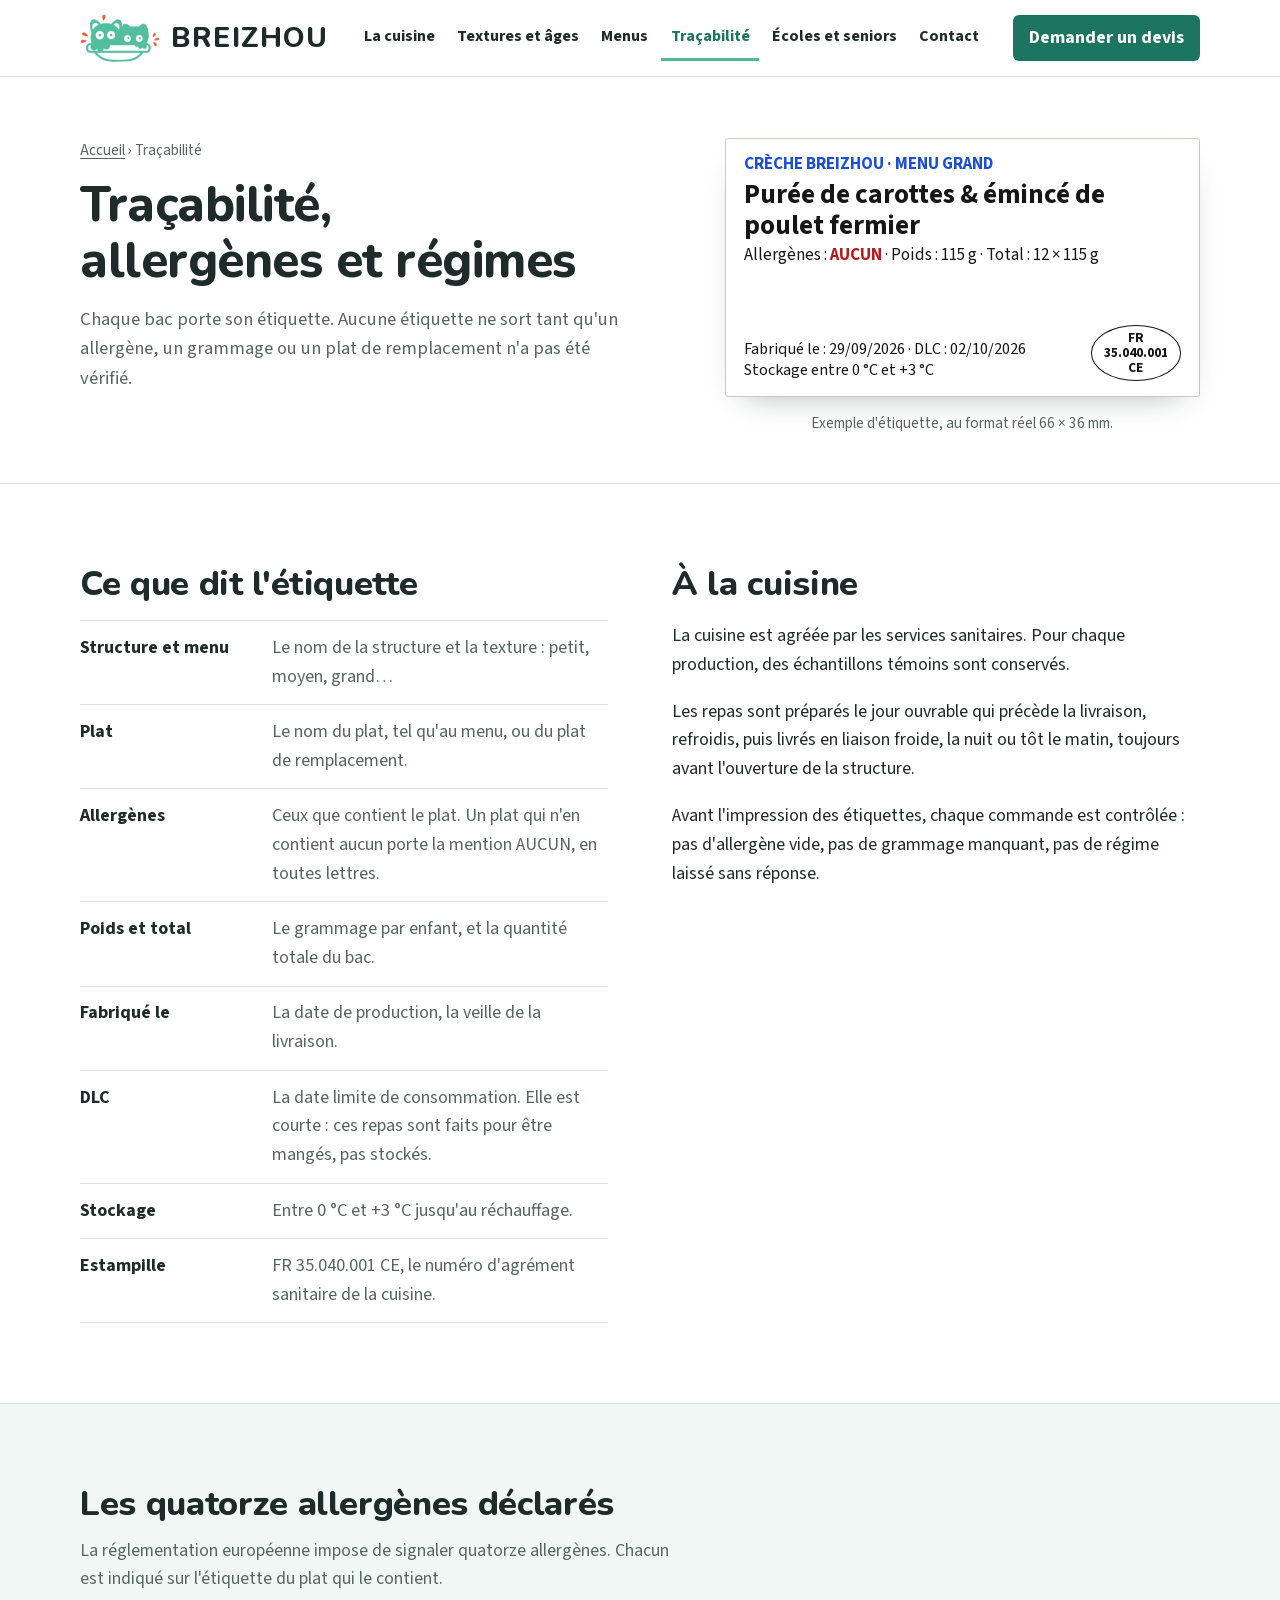
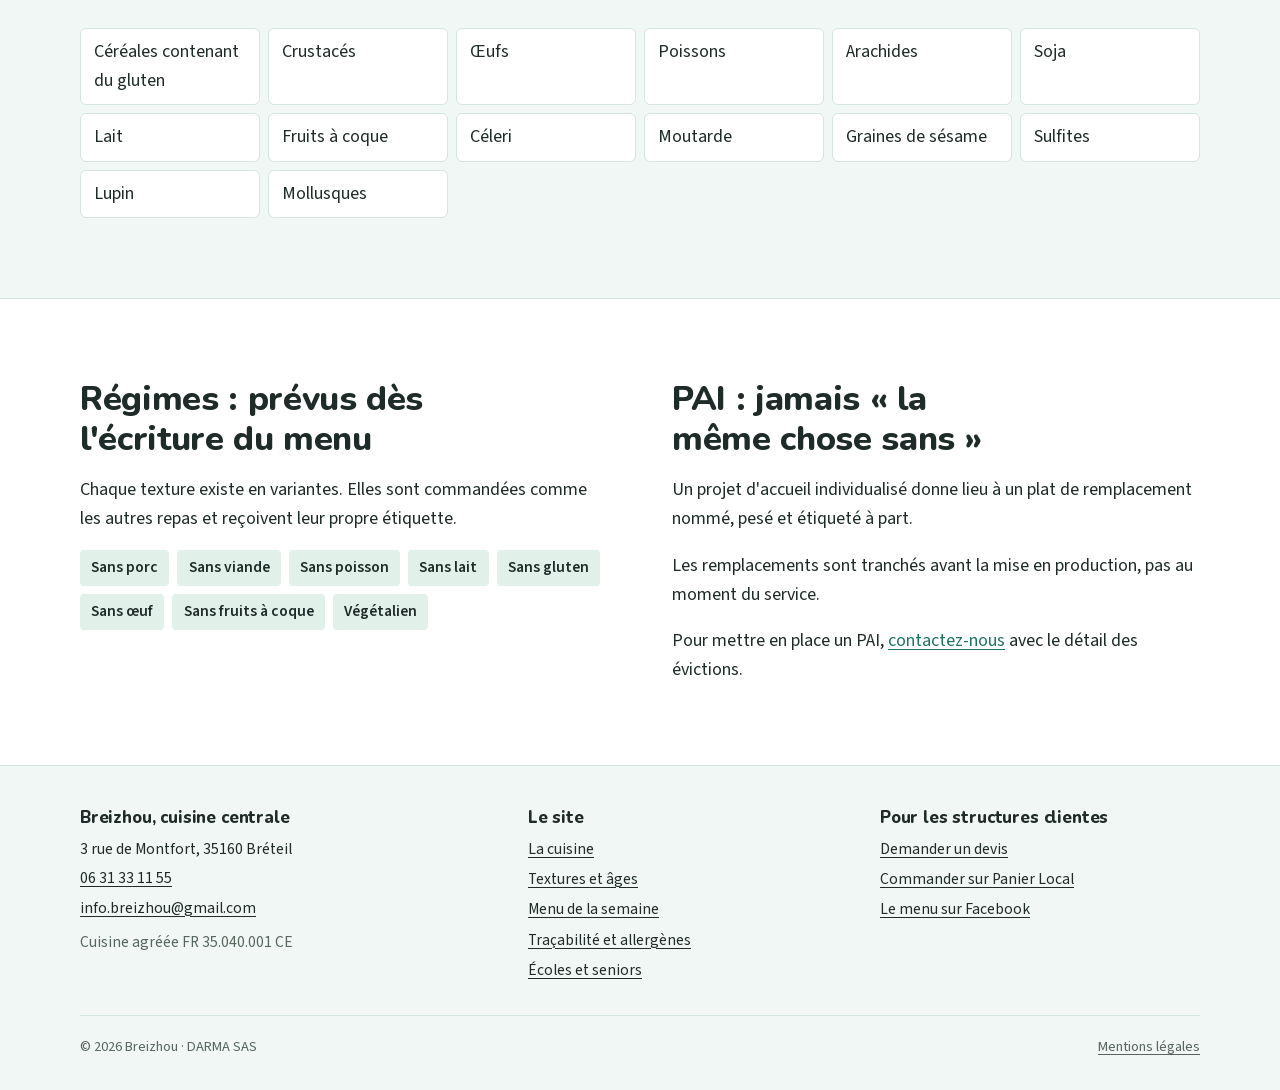
<file: tracabilite/index.html>
<!doctype html>
<html lang="fr">
<head>
<meta charset="utf-8">
<meta name="viewport" content="width=device-width, initial-scale=1">
<meta name="color-scheme" content="light only">
<title>Traçabilité et allergènes — Breizhou</title>
<meta name="description" content="Une étiquette sur chaque bac : plat, allergènes, poids, date de fabrication, DLC. Régimes et PAI tranchés avant la production. Cuisine agréée FR 35.040.001 CE.">
<link rel="canonical" href="https://breizhou.fr/tracabilite/">
<meta property="og:type" content="website">
<meta property="og:site_name" content="Breizhou">
<meta property="og:title" content="Traçabilité et allergènes — Breizhou">
<meta property="og:description" content="Une étiquette sur chaque bac : plat, allergènes, poids, date de fabrication, DLC. Régimes et PAI tranchés avant la production. Cuisine agréée FR 35.040.001 CE.">
<meta property="og:url" content="https://breizhou.fr/tracabilite/">
<meta property="og:locale" content="fr_FR">
<meta property="og:image" content="https://breizhou.fr/assets/partage.png">
<meta property="og:image:width" content="1200">
<meta property="og:image:height" content="630">
<meta property="og:image:alt" content="Breizhou : des repas frais pour les crèches, cuisinés chaque jour à Bréteil">
<meta name="twitter:card" content="summary_large_image">
<meta name="theme-color" content="#1C7560">
<link rel="icon" href="/assets/icone-64.png" sizes="64x64">
<link rel="apple-touch-icon" href="/assets/icone-180.png">
<link rel="preload" href="/assets/polices/sourcesans3.woff2" as="font" type="font/woff2" crossorigin>
<link rel="preload" href="/assets/polices/nunito.woff2" as="font" type="font/woff2" crossorigin>
<link rel="stylesheet" href="/assets/polices/polices.css">
<link rel="stylesheet" href="/assets/site.css">
<script>document.documentElement.classList.add('js')</script>
<script src="/assets/site.js" defer></script>
</head>
<body>
<a class="lien-evitement" href="#contenu">Aller au contenu</a>

<header class="site-header">
  <div class="wrap nav">
    <a class="marque" href="/" aria-label="Breizhou, accueil">
      <img src="/assets/pictogramme.png" width="80" height="48" alt="">
      <span>Breizhou</span>
    </a>
    <nav class="menu-nav" id="menu" aria-label="Pages du site">
      <ul>
          <li class="nav-accueil"><a href="/">Accueil</a></li>
          <li><a href="/la-cuisine/">La cuisine</a></li>
          <li><a href="/textures/">Textures et âges</a></li>
          <li><a href="/menus/">Menus</a></li>
          <li><a href="/tracabilite/" aria-current="page">Traçabilité</a></li>
          <li><a href="/ecoles-seniors/">Écoles et seniors</a></li>
          <li><a href="/contact/">Contact</a></li>
      </ul>
    </nav>
    <a class="btn-devis" href="/contact/">Demander un devis</a>
  </div>
</header>

<main id="contenu" tabindex="-1">
<section class="ouverture-page">
  <div class="wrap ouverture-grille">
    <div>
      <p class="fil"><a href="/">Accueil</a> › Traçabilité</p>
      <h1>Traçabilité, allergènes et régimes</h1>
      <p class="chapeau">Chaque bac porte son étiquette. Aucune étiquette ne sort tant qu'un allergène, un grammage ou un plat de remplacement n'a pas été vérifié.</p>
    </div>
    <figure class="etiquette-scene">
      <div class="etiquette" role="img" aria-label="Exemple d'étiquette de traçabilité">
        <div>
          <div class="e-client">CRÈCHE BREIZHOU · MENU GRAND</div>
          <div class="e-plat">Purée de carottes &amp; émincé de poulet fermier</div>
          <div class="e-ligne">Allergènes : <b>AUCUN</b> · Poids : 115 g · Total : 12 × 115 g</div>
        </div>
        <div></div>
        <div class="e-pied">
          <div>Fabriqué le : 29/09/2026 · DLC : 02/10/2026<br>Stockage entre 0 °C et +3 °C</div>
          <div class="e-estampille">FR<br>35.040.001<br>CE</div>
        </div>
      </div>
      <figcaption>Exemple d'étiquette, au format réel 66 × 36 mm.</figcaption>
    </figure>
  </div>
</section>

<section class="section">
  <div class="wrap">
    <div class="deux-col">
      <div>
        <h2 style="margin-bottom:1rem">Ce que dit l'étiquette</h2>
        <dl class="champs">
          <div><dt>Structure et menu</dt><dd>Le nom de la structure et la texture : petit, moyen, grand…</dd></div>
          <div><dt>Plat</dt><dd>Le nom du plat, tel qu'au menu, ou du plat de remplacement.</dd></div>
          <div><dt>Allergènes</dt><dd>Ceux que contient le plat. Un plat qui n'en contient aucun porte la mention AUCUN, en toutes lettres.</dd></div>
          <div><dt>Poids et total</dt><dd>Le grammage par enfant, et la quantité totale du bac.</dd></div>
          <div><dt>Fabriqué le</dt><dd>La date de production, la veille de la livraison.</dd></div>
          <div><dt>DLC</dt><dd>La date limite de consommation. Elle est courte : ces repas sont faits pour être mangés, pas stockés.</dd></div>
          <div><dt>Stockage</dt><dd>Entre 0 °C et +3 °C jusqu'au réchauffage.</dd></div>
          <div><dt>Estampille</dt><dd>FR 35.040.001 CE, le numéro d'agrément sanitaire de la cuisine.</dd></div>
        </dl>
      </div>
      <div class="prose">
        <h2>À la cuisine</h2>
        <p>La cuisine est agréée par les services sanitaires. Pour chaque production, des échantillons témoins sont conservés.</p>
        <p>Les repas sont préparés le jour ouvrable qui précède la livraison, refroidis, puis livrés en liaison froide, la nuit ou tôt le matin, toujours avant l'ouverture de la structure.</p>
        <p>Avant l'impression des étiquettes, chaque commande est contrôlée : pas d'allergène vide, pas de grammage manquant, pas de régime laissé sans réponse.</p>
      </div>
    </div>
  </div>
</section>

<section class="section section-teinte">
  <div class="wrap">
    <div class="tete-section">
      <h2>Les quatorze allergènes déclarés</h2>
      <p>La réglementation européenne impose de signaler quatorze allergènes. Chacun est indiqué sur l'étiquette du plat qui le contient.</p>
    </div>
    <ul class="allergenes">
      <li>Céréales contenant du gluten</li>
      <li>Crustacés</li>
      <li>Œufs</li>
      <li>Poissons</li>
      <li>Arachides</li>
      <li>Soja</li>
      <li>Lait</li>
      <li>Fruits à coque</li>
      <li>Céleri</li>
      <li>Moutarde</li>
      <li>Graines de sésame</li>
      <li>Sulfites</li>
      <li>Lupin</li>
      <li>Mollusques</li>
    </ul>
  </div>
</section>

<section class="section">
  <div class="wrap">
    <div class="deux-col">
      <div class="prose">
        <h2>Régimes : prévus dès l'écriture du menu</h2>
        <p>Chaque texture existe en variantes. Elles sont commandées comme les autres repas et reçoivent leur propre étiquette.</p>
        <ul class="regimes">
          <li>Sans porc</li><li>Sans viande</li><li>Sans poisson</li><li>Sans lait</li><li>Sans gluten</li><li>Sans œuf</li><li>Sans fruits à coque</li><li>Végétalien</li>
        </ul>
      </div>
      <div class="prose">
        <h2>PAI : jamais « la même chose sans »</h2>
        <p>Un projet d'accueil individualisé donne lieu à un plat de remplacement nommé, pesé et étiqueté à part.</p>
        <p>Les remplacements sont tranchés avant la mise en production, pas au moment du service.</p>
        <p>Pour mettre en place un PAI, <a href="/contact/">contactez-nous</a> avec le détail des évictions.</p>
      </div>
    </div>
  </div>
</section>
</main>

<footer class="site-footer">
  <div class="wrap">
    <div class="pied-grille">
      <div>
        <h2>Breizhou, cuisine centrale</h2>
        <address>
          <span>3 rue de Montfort, 35160 Bréteil</span>
          <a href="tel:+33631331155">06 31 33 11 55</a>
          <a href="mailto:info.breizhou@gmail.com">info.breizhou@gmail.com</a>
        </address>
        <p class="doux" style="margin-top:.6rem">Cuisine agréée FR 35.040.001 CE</p>
      </div>
      <div>
        <h2>Le site</h2>
        <ul>
          <li><a href="/la-cuisine/">La cuisine</a></li>
          <li><a href="/textures/">Textures et âges</a></li>
          <li><a href="/menus/">Menu de la semaine</a></li>
          <li><a href="/tracabilite/">Traçabilité et allergènes</a></li>
          <li><a href="/ecoles-seniors/">Écoles et seniors</a></li>
        </ul>
      </div>
      <div>
        <h2>Pour les structures clientes</h2>
        <ul>
          <li><a href="/contact/">Demander un devis</a></li>
          <li><a href="https://breizhou.panierlocal.org/" rel="noopener">Commander sur Panier Local</a></li>
          <li><a href="https://www.facebook.com/BBbreizhou/" rel="noopener">Le menu sur Facebook</a></li>
        </ul>
      </div>
    </div>
    <div class="pied-bas">
      <p>© 2026 Breizhou · DARMA SAS</p>
      <p><a href="/mentions-legales/">Mentions légales</a></p>
    </div>
  </div>
</footer>
</body>
</html>
</file>
<file: assets/polices/polices.css>
/* Polices hébergées sur le site (sous-ensemble latin, polices variables) : Source Sans 3 et Nunito, licence SIL Open Font License. Aucun appel à Google au chargement des pages. */
@font-face{font-family:'Source Sans 3';font-style:normal;font-weight:400 700;font-display:swap;src:url(/assets/polices/sourcesans3.woff2) format('woff2');unicode-range:U+0000-00FF, U+0131, U+0152-0153, U+02BB-02BC, U+02C6, U+02DA, U+02DC, U+0304, U+0308, U+0329, U+2000-206F, U+20AC, U+2122, U+2191, U+2193, U+2212, U+2215, U+FEFF, U+FFFD}
@font-face{font-family:'Source Sans 3';font-style:italic;font-weight:400;font-display:swap;src:url(/assets/polices/sourcesans3-italique.woff2) format('woff2');unicode-range:U+0000-00FF, U+0131, U+0152-0153, U+02BB-02BC, U+02C6, U+02DA, U+02DC, U+0304, U+0308, U+0329, U+2000-206F, U+20AC, U+2122, U+2191, U+2193, U+2212, U+2215, U+FEFF, U+FFFD}
@font-face{font-family:'Nunito';font-style:normal;font-weight:700 800;font-display:swap;src:url(/assets/polices/nunito.woff2) format('woff2');unicode-range:U+0000-00FF, U+0131, U+0152-0153, U+02BB-02BC, U+02C6, U+02DA, U+02DC, U+0304, U+0308, U+0329, U+2000-206F, U+20AC, U+2122, U+2191, U+2193, U+2212, U+2215, U+FEFF, U+FFFD}
</file>
<file: assets/site.css>
/* breizhou.fr — feuille commune à toutes les pages.
   Couleurs relevées sur le logo : menthe #50B898, anthracite #383838, orange #E85838.
   Titres : Nunito (terminaisons rondes, comme le nom du logo). Texte : Source Sans 3, sobre et
   très lisible (zéros non barrés, utile pour dates et téléphones). */

:root{
  color-scheme:light;
  --fond:#FFFFFF;
  --surface:#F0F7F4;
  --surface-2:#E1F1EA;
  --encre:#1F2B28;
  --doux:#56665F;
  --trait:#D6E5DF;
  --menthe:#50B898;
  --menthe-fonce:#1C7560;
  --orange:#E85838;
  --orange-fonce:#B5401F;
  --bouton-fond:#1C7560;
  --bouton-texte:#FFFFFF;
  --bouton-survol:#155C4B;
  --etiquette:#FFFFFF;
  --pastille-fond:#B5401F;
  --pastille-texte:#FFFFFF;
  --fond-logo:transparent;
  --marge-logo:0;
  --ombre:0 14px 32px -20px rgba(20,45,38,.45);
  --titre:"Nunito","Trebuchet MS","Segoe UI",sans-serif;
  --texte:"Source Sans 3","Source Sans Pro",-apple-system,"Segoe UI",Roboto,Arial,sans-serif;
  --r:6px;
  --large:1120px;
}
/* Toujours clair, même quand le téléphone ou l'ordinateur est réglé en thème sombre :
   Gaëtan trouve le fond noir austère (07/10/2026), le site reste blanc et lumineux. */

/* ---------- base ---------- */
*,*::before,*::after{box-sizing:border-box}
html{-webkit-text-size-adjust:100%}
body{margin:0;background:var(--fond);color:var(--encre);font-family:var(--texte);font-size:1.125rem;line-height:1.6}
img{max-width:100%;display:block}
a{color:var(--menthe-fonce);text-underline-offset:.18em;text-decoration-thickness:1px}
a:hover{text-decoration-thickness:2px}
:focus-visible{outline:3px solid var(--orange);outline-offset:3px;border-radius:3px}
@media (prefers-reduced-motion:reduce){*{transition:none!important;animation:none!important;scroll-behavior:auto!important}}
h1,h2,h3{font-family:var(--titre);font-weight:800;line-height:1.15;letter-spacing:-.01em;margin:0;text-wrap:balance;color:var(--encre)}
h1{font-size:clamp(2rem,4.2vw,3.05rem)}
h2{font-size:clamp(1.55rem,2.8vw,2.15rem)}
h3{font-size:1.2rem}
p{margin:0}
.wrap{width:min(var(--large),calc(100% - 2.5rem));margin-inline:auto}
.prose{max-width:64ch}
.prose > * + *{margin-top:1em}
.doux{color:var(--doux)}
.sr{position:absolute;width:1px;height:1px;overflow:hidden;clip:rect(0 0 0 0);white-space:nowrap}
.lien-evitement{position:absolute;left:1rem;top:-3rem;background:var(--encre);color:var(--fond);padding:.5rem .8rem;border-radius:var(--r);z-index:30}
.lien-evitement:focus{top:.6rem}

/* ---------- boutons : angles doux, pas de pilule ---------- */
.btn{display:inline-flex;align-items:center;justify-content:center;gap:.5rem;min-height:48px;padding:.7rem 1.2rem;border-radius:var(--r);font-family:var(--texte);font-weight:700;font-size:1rem;line-height:1.2;text-decoration:none;border:2px solid transparent;cursor:pointer;transition:background .15s ease,border-color .15s ease}
.btn-plein{background:var(--bouton-fond);color:var(--bouton-texte)}
.btn-plein:hover{background:var(--bouton-survol)}
.btn-trait{background:transparent;color:var(--encre);border-color:var(--trait)}
.btn-trait:hover{border-color:var(--encre)}
.actions{display:flex;flex-wrap:wrap;gap:.8rem}

/* ---------- en-tête ---------- */
.site-header{position:sticky;top:0;z-index:20;background:var(--fond);border-bottom:1px solid var(--trait)}
.nav{display:flex;align-items:center;gap:1.5rem;min-height:76px}
.marque{display:flex;align-items:center;gap:.7rem;text-decoration:none;color:var(--encre);flex-shrink:0}
.marque img{width:auto;height:48px;border-radius:8px;background:var(--fond-logo);padding:var(--marge-logo)}
.marque span{font-family:var(--titre);font-weight:800;font-size:1.75rem;letter-spacing:.04em;text-transform:uppercase}
.menu-nav{margin-left:auto;min-width:0}
.menu-nav ul{list-style:none;margin:0;padding:0;display:flex;align-items:center;gap:.2rem}
.menu-nav a{display:block;padding:.55rem .6rem;text-decoration:none;color:var(--encre);font-weight:700;font-size:1rem;border-bottom:3px solid transparent;white-space:nowrap}
.menu-nav a:hover{color:var(--menthe-fonce)}
.menu-nav a[aria-current="page"]{color:var(--menthe-fonce);border-bottom-color:var(--menthe)}
.menu-nav .nav-accueil{display:none}
.btn-devis{flex-shrink:0;display:inline-flex;align-items:center;min-height:44px;padding:.55rem 1rem;border-radius:var(--r);background:var(--bouton-fond);color:var(--bouton-texte);font-weight:700;text-decoration:none;white-space:nowrap}
.btn-devis:hover{background:var(--bouton-survol)}

/* Téléphone et tablette : onglets toujours visibles sous l'en-tête, qu'on fait glisser du doigt
   (consigne de Gaëtan, 27/09). Pas de bouton « Menu », pas de panneau qui s'ouvre. */
@media (max-width:1180px){
  .nav{display:grid;grid-template-columns:minmax(0,1fr) auto;justify-content:space-between;align-items:center;gap:0 .8rem;min-height:0;padding-top:.6rem}
  .marque{gap:.5rem;min-width:0}
  .marque img{height:38px}
  .marque span{font-size:clamp(1.1rem,5.2vw,1.45rem)}
  .btn-devis{justify-self:end;min-height:40px;padding:.4rem .7rem;font-size:clamp(.85rem,3.9vw,.95rem)}
  .menu-nav{grid-column:1/-1;grid-row:2;margin:.5rem 0 0;position:relative;contain:inline-size}
  .menu-nav ul{gap:0;overflow-x:auto;overscroll-behavior-x:contain;scroll-snap-type:x proximity;scrollbar-width:none;-webkit-overflow-scrolling:touch;margin:0 -1.25rem;padding:0 1.25rem;
    -webkit-mask-image:linear-gradient(90deg,transparent 0,#000 1.25rem,#000 calc(100% - 2.5rem),transparent 100%);mask-image:linear-gradient(90deg,transparent 0,#000 1.25rem,#000 calc(100% - 2.5rem),transparent 100%)}
  .menu-nav ul::-webkit-scrollbar{display:none}
  .menu-nav li{scroll-snap-align:start;flex-shrink:0}
  .menu-nav .nav-accueil{display:block}
  .menu-nav a{padding:.7rem .85rem .6rem;font-size:1rem}
  .menu-nav a[aria-current="page"]{background:var(--surface-2);border-radius:var(--r) var(--r) 0 0}
}
@media (max-width:340px){
  .marque span{display:none}
}

/* ---------- sections ---------- */
main{display:block}
.section{padding-block:clamp(3rem,6.5vw,5rem)}
.section + .section{border-top:1px solid var(--trait)}
.section-teinte{background:var(--surface)}
.tete-section{display:grid;gap:.8rem;margin-bottom:2.2rem;max-width:66ch}
.tete-section p{color:var(--doux);font-size:1.1rem}
.chapeau{font-size:1.15rem;color:var(--doux);max-width:60ch}

/* ---------- ouverture de page ---------- */
.ouverture{padding-block:clamp(2.6rem,6vw,4.5rem) clamp(2.4rem,5vw,3.8rem)}
.ouverture-grille{display:grid;grid-template-columns:minmax(0,1.1fr) minmax(0,.9fr);gap:clamp(2rem,5vw,4rem);align-items:center}
@media (max-width:900px){.ouverture-grille{grid-template-columns:minmax(0,1fr)}}
.ouverture h1 + p{margin-top:1.1rem}
.ouverture .actions{margin-top:1.8rem}
.fil{font-size:.95rem;color:var(--doux);margin-bottom:.9rem}
.fil a{color:var(--doux)}

/* ---------- l'essentiel (fiche pratique) ---------- */
.essentiel{background:var(--surface);border-block:1px solid var(--trait)}
.essentiel dl{margin:0;display:grid;grid-template-columns:repeat(5,1fr)}
.essentiel dl > div{padding:1.5rem 1.3rem 1.6rem;border-left:1px solid var(--trait)}
.essentiel dl > div:first-child{border-left:0;padding-left:0}
.essentiel dt{font-family:var(--titre);font-weight:800;font-size:1.1rem;color:var(--menthe-fonce);margin-bottom:.35rem}
.essentiel dd{margin:0;font-size:.98rem;line-height:1.5}
@media (max-width:1000px){
  .essentiel dl{grid-template-columns:repeat(2,1fr)}
  .essentiel dl > div{border-left:0;border-top:1px solid var(--trait);padding-left:0;padding-right:1.2rem}
  .essentiel dl > div:nth-child(-n+2){border-top:0}
}
@media (max-width:560px){
  .essentiel dl{grid-template-columns:1fr}
  .essentiel dl > div:nth-child(2){border-top:1px solid var(--trait)}
}

/* ---------- étapes (une vraie suite : l'ordre compte) ---------- */
.etapes{list-style:none;margin:0;padding:0;display:grid;grid-template-columns:repeat(4,1fr);gap:1.5rem;counter-reset:etape}
@media (max-width:980px){.etapes{grid-template-columns:repeat(2,1fr)}}
@media (max-width:560px){.etapes{grid-template-columns:1fr}}
.etapes li{counter-increment:etape;display:grid;gap:.5rem;align-content:start;padding-top:1.1rem;border-top:3px solid var(--menthe)}
.etapes li::before{content:counter(etape);font-family:var(--titre);font-weight:800;font-size:1rem;width:2rem;height:2rem;display:grid;place-items:center;border-radius:50%;background:var(--pastille-fond);color:var(--pastille-texte)}
.etapes h3{font-size:1.15rem}
.etapes p{color:var(--doux);font-size:.98rem}
.apres-etapes{margin-top:2rem}

/* ---------- étiquette de traçabilité (66,05 × 36 mm) ----------
   Les tailles de texte suivent la largeur de l'étiquette (unités cqi) : elle garde ses
   proportions réelles quelle que soit la place qu'on lui donne. */
.etiquette-scene{display:grid;justify-items:center;gap:.9rem;margin:0;min-width:0}
.etiquette-scene figcaption{font-size:.95rem;color:var(--doux);text-align:center;max-width:40ch}
.etiquette{container-type:inline-size;width:100%;max-width:560px;aspect-ratio:66.05/36;background:var(--etiquette);color:#161616;border:1px solid #cfc9bd;border-radius:3px;box-shadow:var(--ombre);padding:3.2% 3.8%;display:grid;grid-template-rows:auto 1fr auto;font-family:var(--texte);font-variant-numeric:tabular-nums;line-height:1.28}
.etiquette .e-client{font-weight:700;font-size:3.9cqi;color:#1D4ED8}
.etiquette .e-plat{font-weight:700;font-size:6.2cqi;line-height:1.15;margin-top:.6cqi}
.etiquette .e-ligne{font-size:3.9cqi;margin-top:1cqi}
.etiquette .e-ligne b{color:#B91C1C}
.etiquette .e-pied{display:grid;grid-template-columns:1fr auto;align-items:end;gap:2.5cqi;font-size:3.7cqi}
.etiquette .e-estampille{border:.45cqi solid #161616;border-radius:50%;padding:1cqi 2.8cqi;font-size:3.1cqi;font-weight:700;text-align:center;line-height:1.1;white-space:nowrap}

/* ---------- photos : emplacement neutre tant que la vraie photo n'est pas déposée ---------- */
.photo{margin:0;border-radius:10px;overflow:hidden;background:var(--surface-2);aspect-ratio:4/3}
.photo img{width:100%;height:100%;object-fit:cover}
.photo-attente{display:grid;place-items:end start;padding:1rem 1.1rem;border:1px dashed var(--trait);background:repeating-linear-gradient(135deg,var(--surface) 0 14px,var(--surface-2) 14px 28px)}
.photo-attente span{font-size:.9rem;color:var(--doux);background:var(--fond);border-radius:4px;padding:.25rem .55rem}
.photo.large{aspect-ratio:16/9}
.photo.carree{aspect-ratio:1}

/* ---------- haut de l'accueil : photo de la cuisine + étiquette posée dessus ---------- */
.visuel{position:relative;padding-bottom:22%}
.visuel .photo{aspect-ratio:5/4}
.visuel .etiquette-scene{position:absolute;left:-6%;right:6%;bottom:0}
.visuel .etiquette-scene figcaption{display:none}
.visuel-legende{margin-top:.9rem;font-size:.95rem;color:var(--doux)}
@media (max-width:900px){
  .visuel{padding-bottom:0}
  .visuel .etiquette-scene{position:relative;left:auto;right:auto;margin:-18% 4% 0}
  /* sans vraie photo, pas de grand bloc vide sur téléphone : l'étiquette seule */
  .photo-attente{display:none}
  .visuel .photo-attente + .etiquette-scene{margin:0}
}
@media (max-width:560px){
  /* sur petit écran, l'étiquette garde ses informations mais plus son vide central */
  .etiquette{aspect-ratio:auto;grid-template-rows:auto;gap:3cqi;padding:4% 4.5%}
  .etiquette > div:nth-child(2){display:none}
}

/* ---------- encart menu (accueil) ---------- */
.encart-menu{display:grid;grid-template-columns:.8fr 1.2fr;border:1px solid var(--trait);border-radius:10px;overflow:hidden;background:var(--fond)}
@media (max-width:820px){.encart-menu{grid-template-columns:1fr}}
.encart-menu .em-date{background:var(--surface-2);padding:1.6rem 1.7rem;display:grid;align-content:space-between;gap:1.2rem}
.encart-menu .em-jour{font-family:var(--titre);font-weight:800;font-size:clamp(1.5rem,2.6vw,2rem);line-height:1.1;color:var(--encre)}
.encart-menu .em-sous{font-size:.95rem;color:var(--doux)}
.encart-menu .em-plats{padding:1.6rem 1.7rem;display:grid;gap:.6rem;align-content:start}
.encart-menu .em-plats h3{font-size:1rem;color:var(--doux);font-family:var(--texte);font-weight:700}
.encart-menu ul{margin:0;padding:0;list-style:none;display:grid;gap:.35rem;font-family:var(--titre);font-weight:700;font-size:1.12rem}
.encart-menu .em-lien{margin-top:.8rem}
.veggie{display:inline-block;vertical-align:middle;font-family:var(--texte);font-size:.78rem;font-weight:700;background:var(--menthe);color:#0C1915;border-radius:4px;padding:.12rem .45rem;margin-left:.45rem;letter-spacing:0}

/* ---------- liste de garanties ---------- */
.garanties{list-style:none;margin:0;padding:0;display:grid;grid-template-columns:repeat(2,1fr);gap:1.4rem 2.5rem}
@media (max-width:760px){.garanties{grid-template-columns:1fr}}
.garanties li{display:grid;grid-template-columns:auto 1fr;gap:.9rem;align-items:start}
.garanties li::before{content:"";width:11px;height:11px;margin-top:.5rem;border-radius:2px;background:var(--menthe)}
.garanties b{display:block;font-family:var(--titre);font-weight:800;font-size:1.1rem;margin-bottom:.15rem}
.garanties span{color:var(--doux)}

/* ---------- renvois vers les autres pages ---------- */
.renvois{display:grid;grid-template-columns:repeat(3,1fr);border-top:1px solid var(--trait)}
@media (max-width:820px){.renvois{grid-template-columns:1fr}}
.renvois a{display:grid;gap:.4rem;padding:1.4rem 1.4rem 1.5rem 0;text-decoration:none;color:var(--encre);border-bottom:1px solid var(--trait)}
.renvois a + a{padding-left:1.4rem;border-left:1px solid var(--trait)}
@media (max-width:820px){.renvois a + a{padding-left:0;border-left:0}}
.renvois b{font-family:var(--titre);font-weight:800;font-size:1.2rem;color:var(--menthe-fonce)}
.renvois span{color:var(--doux);font-size:.98rem}
.renvois a:hover b{text-decoration:underline;text-underline-offset:.18em}

/* ---------- pied de page ---------- */
.site-footer{background:var(--surface);border-top:1px solid var(--trait);padding-block:2.6rem 2rem;font-size:.97rem}
.pied-grille{display:grid;grid-template-columns:1.3fr 1fr 1fr;gap:2rem}
@media (max-width:820px){.pied-grille{grid-template-columns:1fr}}
.site-footer h2{font-size:1.05rem;margin-bottom:.6rem}
.site-footer ul{list-style:none;margin:0;padding:0;display:grid;gap:.35rem}
.site-footer a{color:var(--encre)}
.site-footer address{font-style:normal;display:grid;gap:.3rem}
.pied-bas{margin-top:2rem;padding-top:1.2rem;border-top:1px solid var(--trait);display:flex;flex-wrap:wrap;justify-content:space-between;gap:.8rem;color:var(--doux);font-size:.9rem}
.pied-bas a{color:var(--doux)}

/* ================= pages intérieures ================= */
.ouverture-page{padding-block:clamp(2.4rem,5vw,3.8rem) clamp(2rem,4vw,3rem);border-bottom:1px solid var(--trait)}
.ouverture-page h1 + p{margin-top:1rem}
.ouverture-page .ouverture-grille{align-items:start}
.deux-col{display:grid;grid-template-columns:minmax(0,1fr) minmax(0,1fr);gap:clamp(2rem,5vw,4rem);align-items:start}
.deux-col.inverse > :first-child{order:2}
@media (max-width:860px){.deux-col{grid-template-columns:minmax(0,1fr)}.deux-col.inverse > :first-child{order:0}}
.bloc + .bloc{margin-top:clamp(2.5rem,5vw,4rem)}
.deux-col > .bloc + .bloc{margin-top:0}
@media (max-width:860px){.deux-col > .bloc + .bloc{margin-top:clamp(2rem,5vw,3rem)}}
.bloc h2{margin-bottom:.9rem}
.liste-simple{margin:1rem 0 0;padding-left:1.2rem;display:grid;gap:.45rem}
.note{font-size:.95rem;color:var(--doux)}
.encadre{background:var(--surface);border:1px solid var(--trait);border-radius:10px;padding:1.4rem 1.5rem}
.encadre h2,.encadre h3{margin-bottom:.6rem}

/* ---------- textures : des cercles (demande de Gaëtan, 09/09) ---------- */
.textures{list-style:none;margin:0;padding:0;display:grid;grid-template-columns:repeat(5,minmax(0,1fr));gap:1.2rem;align-items:start}
@media (max-width:1100px){.textures{grid-template-columns:repeat(3,minmax(0,1fr))}}
@media (max-width:680px){.textures{grid-template-columns:repeat(2,minmax(0,1fr));gap:.8rem}}
.tex{aspect-ratio:1;border-radius:50%;padding:12% 10%;display:flex;flex-direction:column;align-items:center;justify-content:center;gap:.3rem;text-align:center;background:var(--surface);border:1px solid var(--trait)}
.tex:nth-child(even){background:var(--surface-2)}
.tex .age{font-size:.9rem;font-weight:700;color:var(--orange-fonce)}
.tex h3{font-size:1.3rem;color:var(--menthe-fonce)}
.tex p{font-size:.9rem;line-height:1.3;color:var(--doux)}
@media (max-width:680px){.tex p{display:none}.tex h3{font-size:1.1rem}}
.textures-detail{display:grid;gap:0;margin-top:2.5rem;border-top:1px solid var(--trait)}
.textures-detail > div{display:grid;grid-template-columns:12rem minmax(0,1fr) minmax(0,1fr);gap:1.5rem;padding:1.3rem 0;border-bottom:1px solid var(--trait)}
@media (max-width:820px){.textures-detail > div{grid-template-columns:minmax(0,1fr);gap:.5rem}}
.textures-detail h3{font-size:1.15rem}
.textures-detail h3 small{display:block;font-family:var(--texte);font-weight:400;font-size:.95rem;color:var(--doux);margin-top:.15rem}
.textures-detail .exemple{font-size:.97rem}
.textures-detail .exemple b{display:block;font-size:.85rem;color:var(--doux);font-weight:600;margin-bottom:.2rem}

/* ---------- page Menus ---------- */
.jour{display:grid;grid-template-columns:minmax(0,.8fr) minmax(0,1.2fr);border:1px solid var(--trait);border-radius:10px;overflow:hidden;background:var(--fond)}
@media (max-width:820px){.jour{grid-template-columns:minmax(0,1fr)}}
.jour-date{background:var(--surface-2);padding:clamp(1.5rem,3vw,2.2rem);display:grid;align-content:space-between;gap:1.4rem}
.jour-date .jd,.jour-vide .jd{font-family:var(--titre);font-weight:800;font-size:clamp(1.8rem,3.6vw,2.6rem);line-height:1.08;color:var(--encre);text-wrap:balance}
.jour-date .jt,.jour-vide .jt{font-size:.97rem;color:var(--doux)}
.jour-date .jt b{color:var(--encre)}
.jour-vide{grid-column:1/-1;padding:clamp(1.6rem,3vw,2.4rem);display:grid;gap:.6rem;background:var(--surface-2)}
.jour-list{margin:0;padding:clamp(1.5rem,3vw,2.2rem);display:grid;gap:.85rem}
.jour-list > div{display:grid;grid-template-columns:8.5rem minmax(0,1fr);gap:1rem;align-items:start;padding-bottom:.85rem;border-bottom:1px solid var(--trait)}
.jour-list > div:last-child{border-bottom:0;padding-bottom:0}
.jour-list dt{font-family:var(--titre);font-weight:800;font-size:1rem;color:var(--menthe-fonce)}
.jour-list dt small,table.menu tbody th small{display:block;font-family:var(--texte);font-weight:400;font-size:.85rem;color:var(--doux);margin-top:.1rem}
.jour-list dd{margin:0;font-size:1.05rem;line-height:1.5}
.mention{display:block;font-style:italic;font-size:.88rem;color:var(--doux);margin-top:.15rem}
.sem-head{margin-top:3rem;margin-bottom:1.1rem;display:grid;gap:.4rem}
.sem-head p{color:var(--doux);max-width:70ch}
.menu-wrap{overflow-x:auto;border:1px solid var(--trait);border-radius:10px;background:var(--fond)}
table.menu{border-collapse:collapse;width:100%;min-width:820px;font-size:.95rem}
table.menu th,table.menu td{padding:.8rem .9rem;text-align:left;vertical-align:top;border-bottom:1px solid var(--trait);line-height:1.45}
table.menu td + td,table.menu th + th{border-left:1px solid var(--trait)}
table.menu thead th{font-family:var(--titre);font-weight:800;font-size:1.05rem;background:var(--surface);border-bottom:2px solid var(--menthe)}
table.menu tbody th{font-family:var(--titre);font-weight:800;font-size:1rem;width:9.5rem;background:var(--surface)}
table.menu tbody tr:last-child td,table.menu tbody tr:last-child th{border-bottom:0}
table.menu td.today{background:var(--surface-2)}

/* ---------- traçabilité ---------- */
.champs{margin:0;display:grid;gap:0;border-top:1px solid var(--trait)}
.champs > div{display:grid;grid-template-columns:11rem minmax(0,1fr);gap:1rem;padding:.8rem 0;border-bottom:1px solid var(--trait)}
@media (max-width:560px){.champs > div{grid-template-columns:minmax(0,1fr);gap:.2rem}}
.champs dt{font-weight:700}
.champs dd{margin:0;color:var(--doux)}
.allergenes{list-style:none;margin:1rem 0 0;padding:0;display:grid;grid-template-columns:repeat(auto-fill,minmax(11rem,1fr));gap:.5rem}
.allergenes li{padding:.55rem .8rem;border:1px solid var(--trait);border-radius:var(--r);background:var(--fond)}
.regimes{list-style:none;margin:1rem 0 0;padding:0;display:flex;flex-wrap:wrap;gap:.5rem}
.regimes li{padding:.35rem .7rem;border-radius:4px;background:var(--surface-2);font-weight:600;font-size:.97rem}

/* ---------- contact ---------- */
.coordonnees{display:grid;gap:1.2rem}
.coordonnees div b{display:block;font-family:var(--titre);font-weight:800;font-size:1rem;color:var(--menthe-fonce);margin-bottom:.15rem}
.coordonnees a{color:var(--encre);font-weight:700;font-size:1.15rem}
form.devis{display:grid;gap:1rem}
.champs-form{display:grid;grid-template-columns:repeat(2,minmax(0,1fr));gap:1rem}
@media (max-width:620px){.champs-form{grid-template-columns:minmax(0,1fr)}}
.devis label{display:grid;gap:.35rem;font-weight:700;font-size:.97rem}
.devis label small{font-weight:400;color:var(--doux)}
.devis input,.devis textarea{font:inherit;font-weight:400;font-size:1rem;padding:.7rem .85rem;border:1.5px solid var(--trait);border-radius:var(--r);background:var(--fond);color:var(--encre);width:100%}
.devis input:hover,.devis textarea:hover{border-color:var(--doux)}
.devis textarea{min-height:8rem;resize:vertical}
.devis fieldset{border:1px solid var(--trait);border-radius:var(--r);padding:1rem 1.1rem 1.2rem;margin:0}
.devis legend{font-weight:700;padding:0 .3rem}
.devis .ages{display:grid;grid-template-columns:repeat(5,minmax(0,1fr));gap:.7rem}
@media (max-width:720px){.devis .ages{grid-template-columns:repeat(2,minmax(0,1fr))}}

/* ---------- mentions légales ---------- */
.legal h2{font-size:1.3rem;margin:2rem 0 .6rem}
.legal dl{margin:0;display:grid;grid-template-columns:14rem minmax(0,1fr);gap:.45rem 1rem}
@media (max-width:620px){.legal dl{grid-template-columns:minmax(0,1fr)}.legal dd{margin-bottom:.5rem}}
.legal dt{font-weight:700}
.legal dd{margin:0}
.a-completer{background:#FFF1C2;color:#5A4300;border-radius:3px;padding:0 .3rem}

/* légende des photos d'illustration */
.photo{position:relative}
.photo figcaption{position:absolute;right:.6rem;top:.6rem;font-size:.8rem;color:#fff;background:rgba(0,0,0,.55);border-radius:3px;padding:.15rem .45rem}

/* le contenu reçoit le focus du lien d'évitement : pas de cadre autour de toute la page */
main:focus{outline:none}

/* formulaire de devis : choix du public, cases à cocher, repli si la messagerie ne s'ouvre pas */
.choix-public{display:flex;flex-wrap:wrap;gap:.6rem 1.2rem}
.devis label.radio,.devis label.case{display:flex;align-items:center;gap:.55rem;font-weight:600;min-height:44px}
.devis label.radio input,.devis label.case input{width:1.2rem;height:1.2rem;margin:0;accent-color:var(--menthe-fonce)}
.devis .ages.trois{grid-template-columns:repeat(3,minmax(0,1fr))}
@media (max-width:620px){.devis .ages.trois{grid-template-columns:minmax(0,1fr)}}
.devis fieldset[hidden]{display:none}
.repli{display:grid;gap:.8rem;padding:1.1rem 1.2rem;border:2px solid var(--menthe);border-radius:var(--r);background:var(--surface)}
.repli textarea{min-height:10rem;font-size:.95rem}

/* bandeau de preuves (accueil) : trois faits sourcés, sans niveau ni chiffre non confirmé */
.preuves{list-style:none;margin:1.8rem 0 0;padding:1rem 0 0;border-top:1px solid var(--trait);display:grid;grid-template-columns:repeat(3,minmax(0,1fr));gap:1rem;font-size:.92rem;color:var(--doux);line-height:1.35}
.preuves b{display:block;color:var(--encre);font-family:var(--titre);font-weight:800;font-size:.98rem}
@media (max-width:560px){.preuves{grid-template-columns:minmax(0,1fr);gap:.7rem}}
</file>
